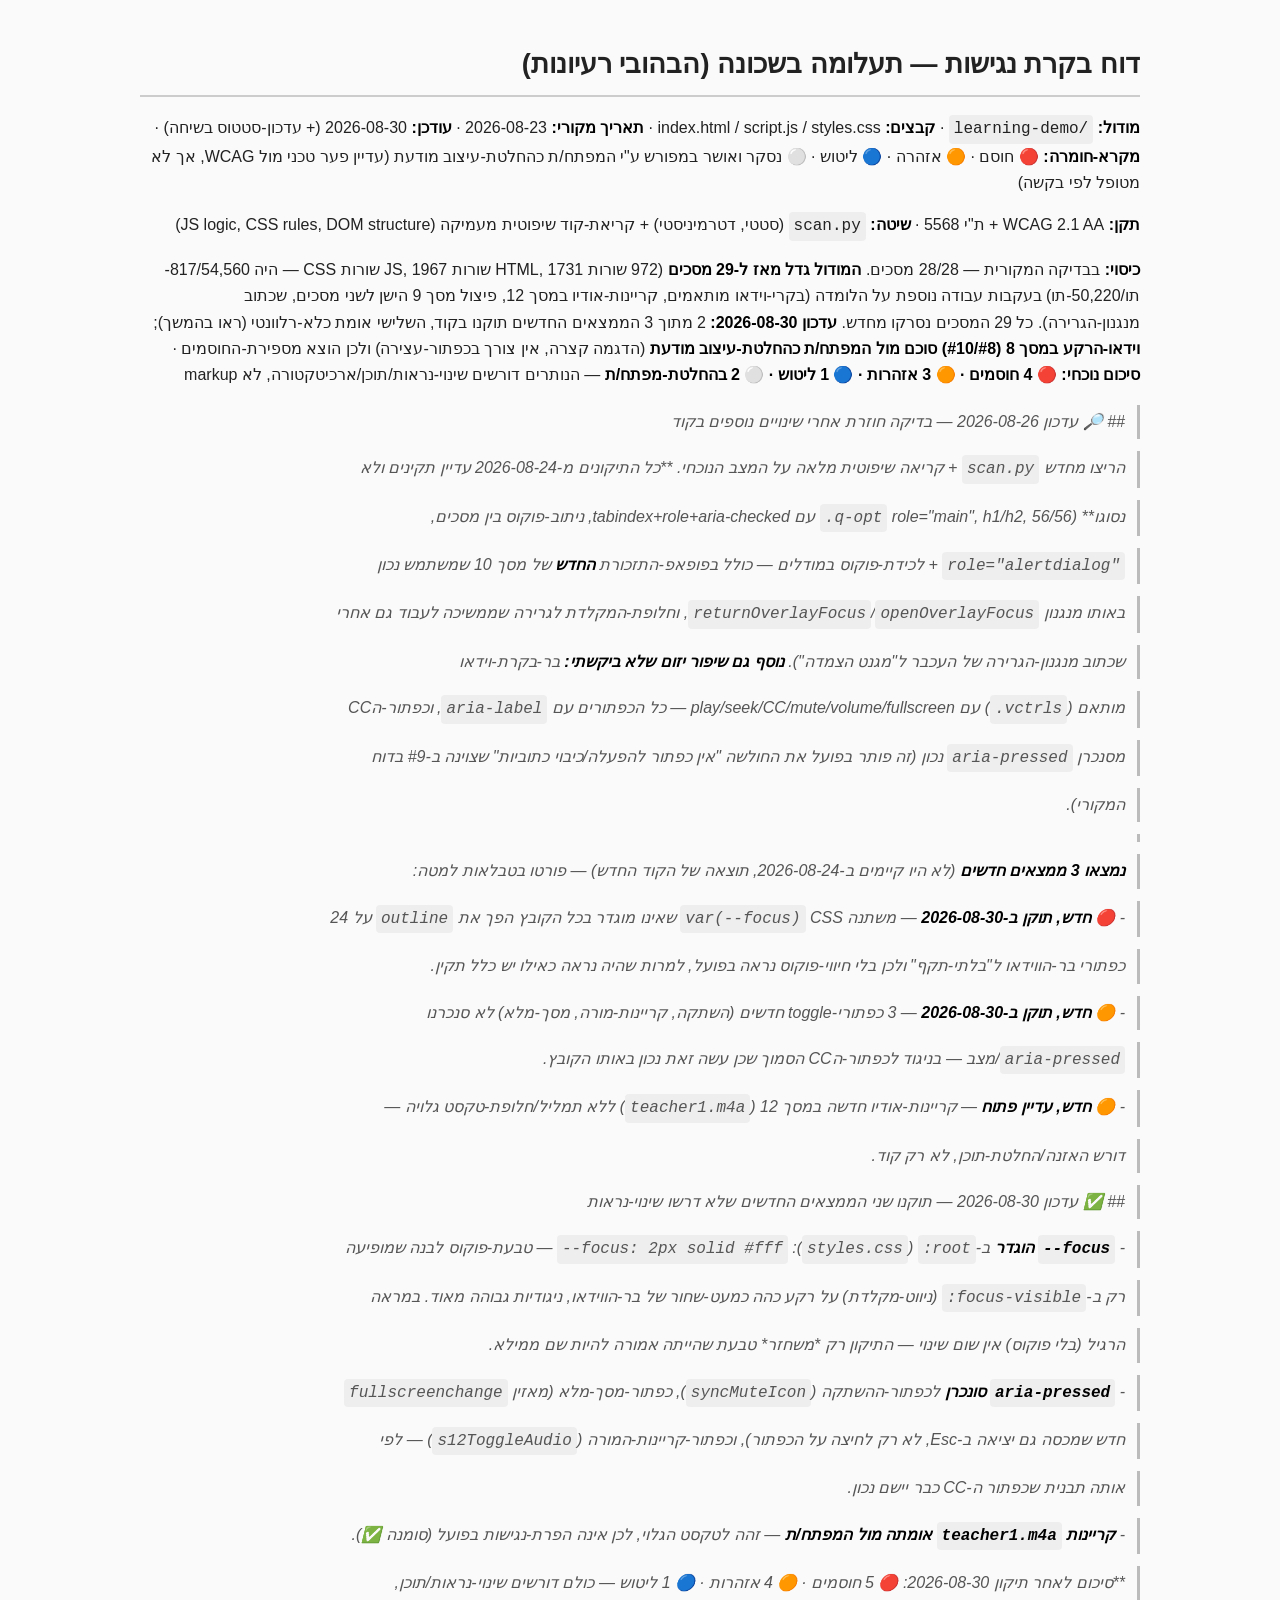
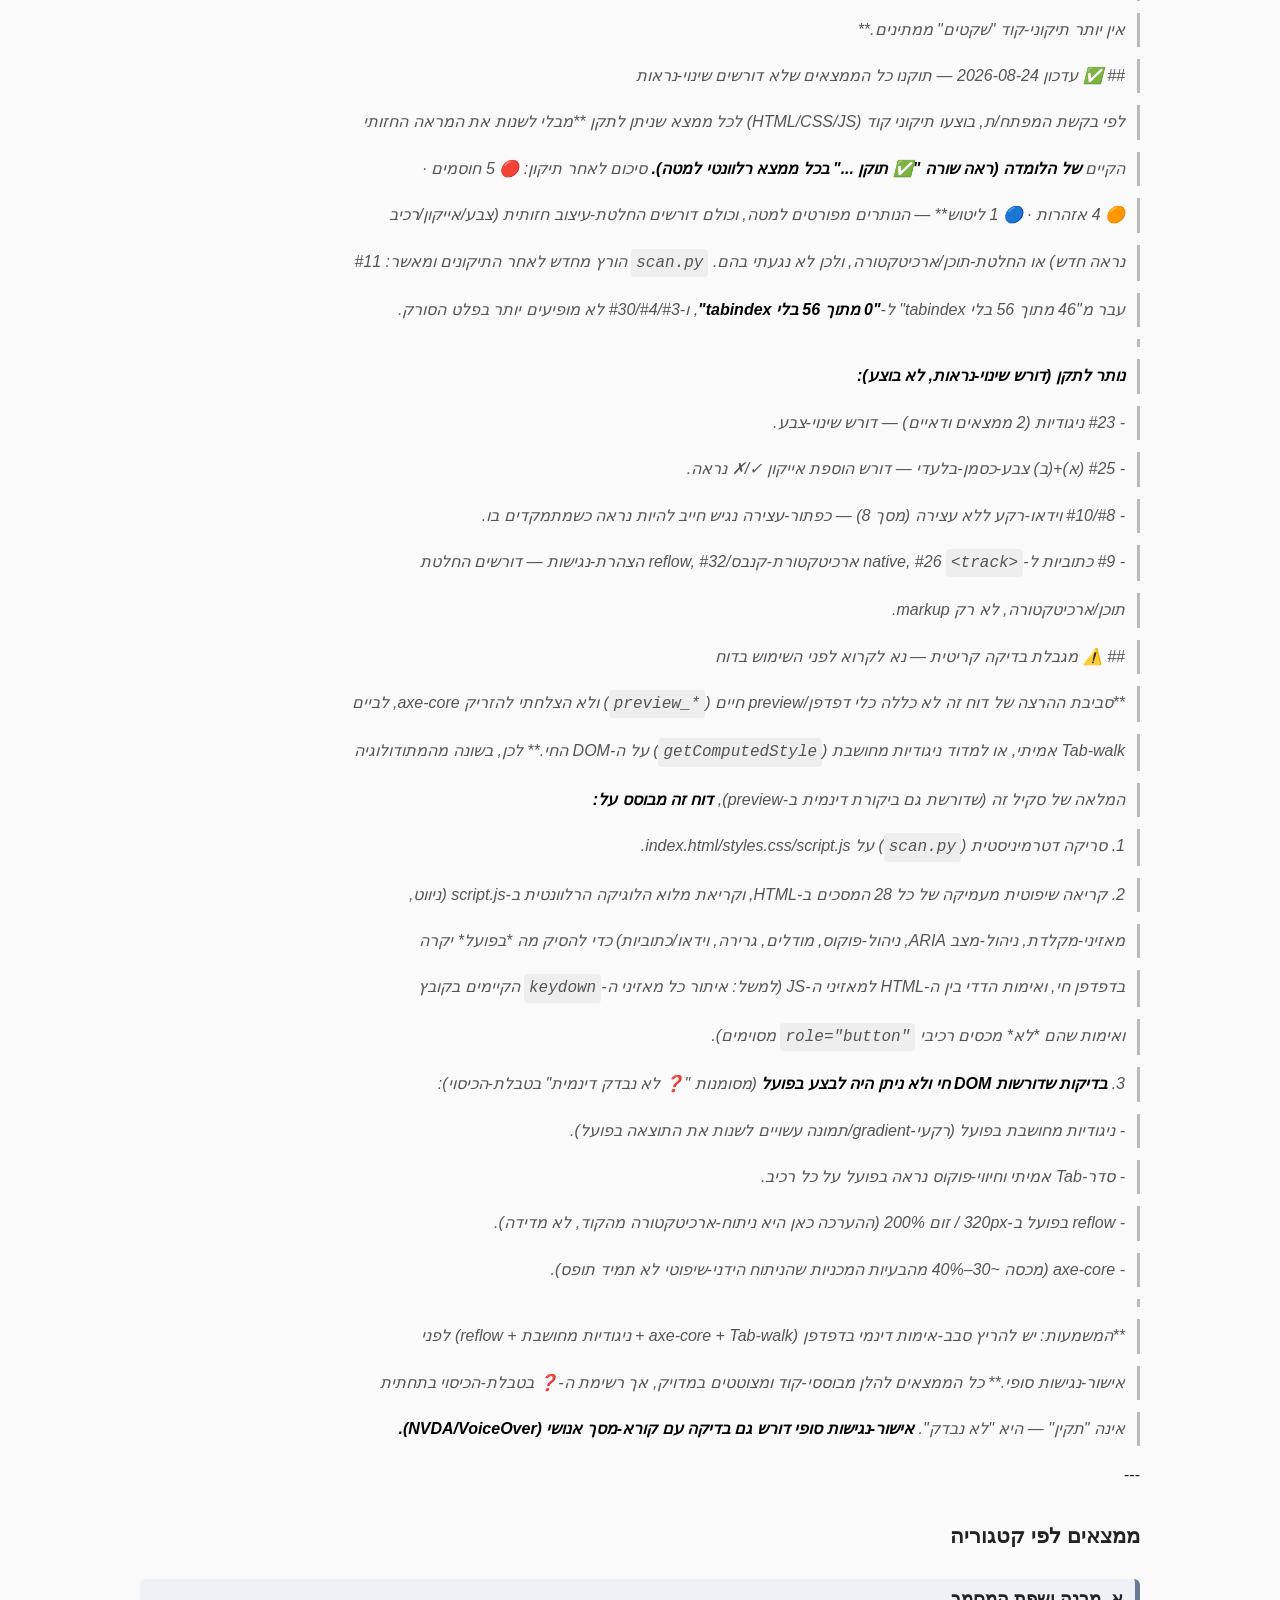
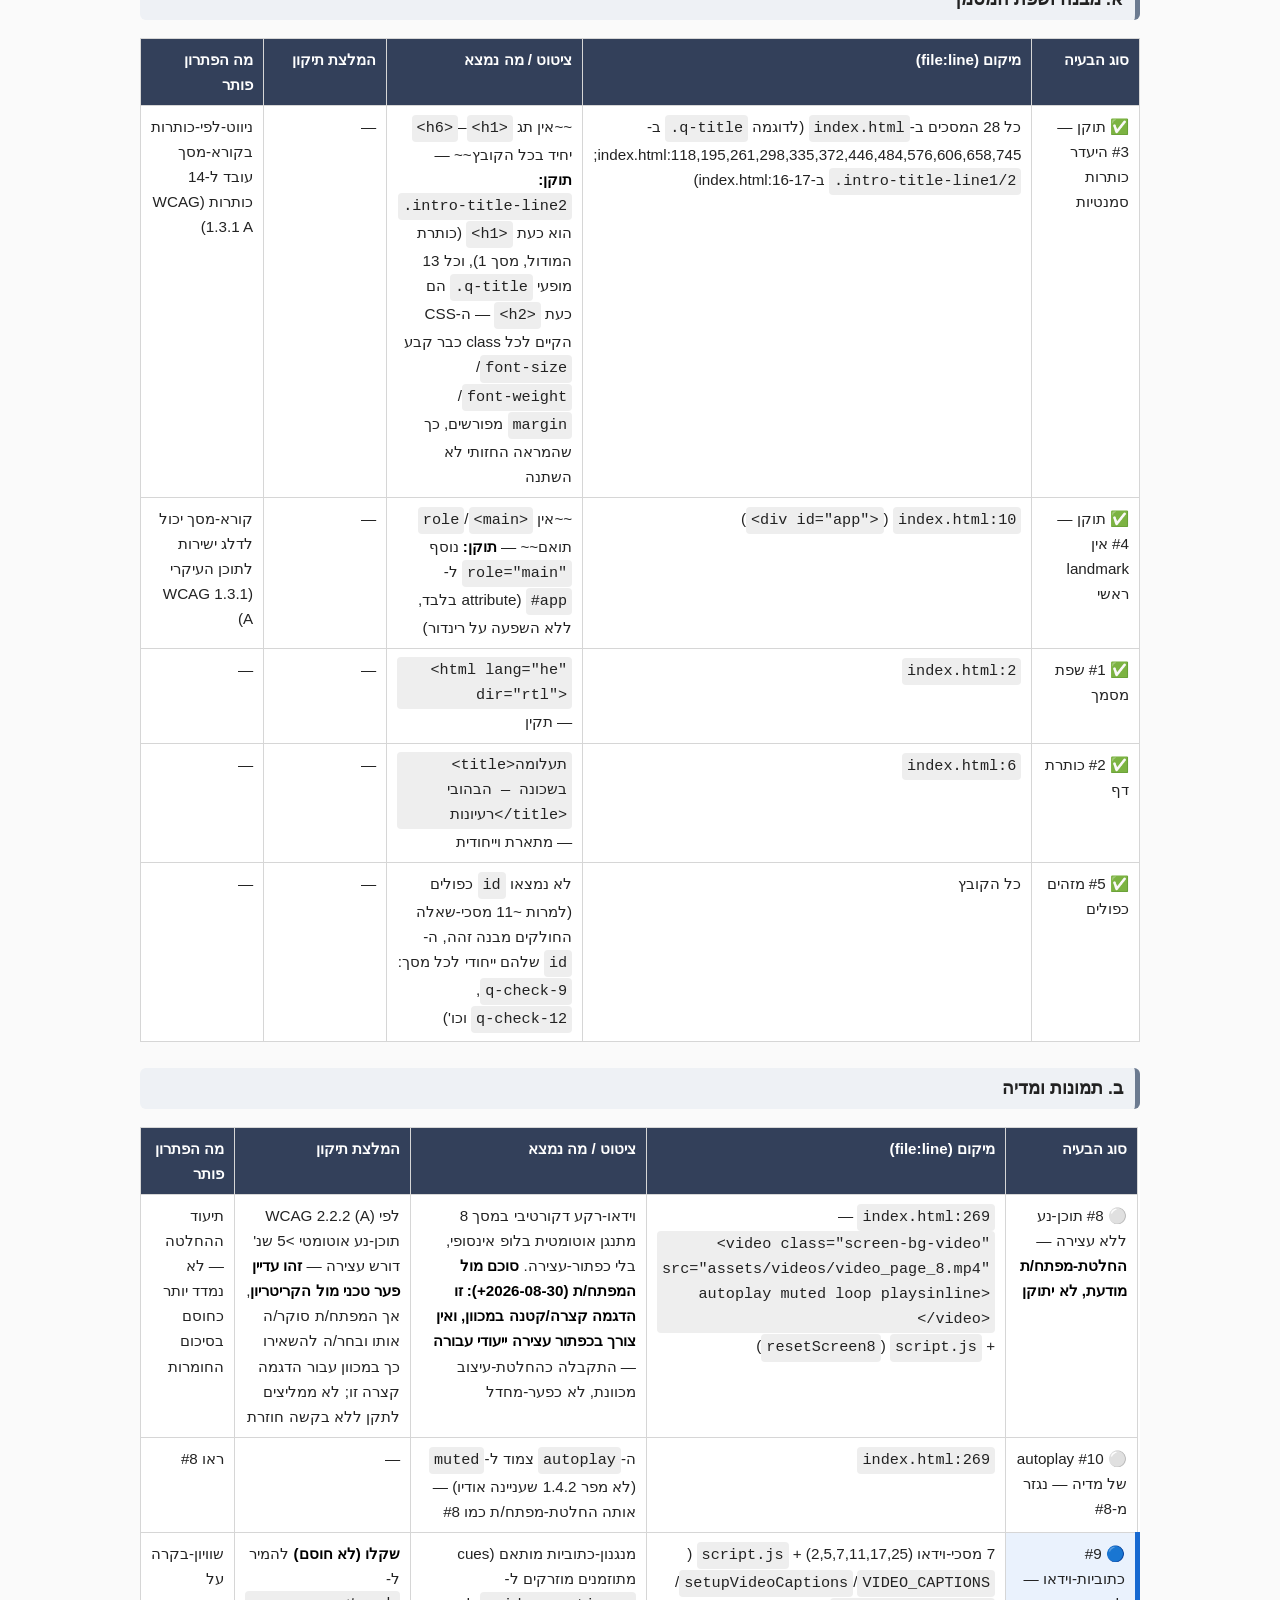
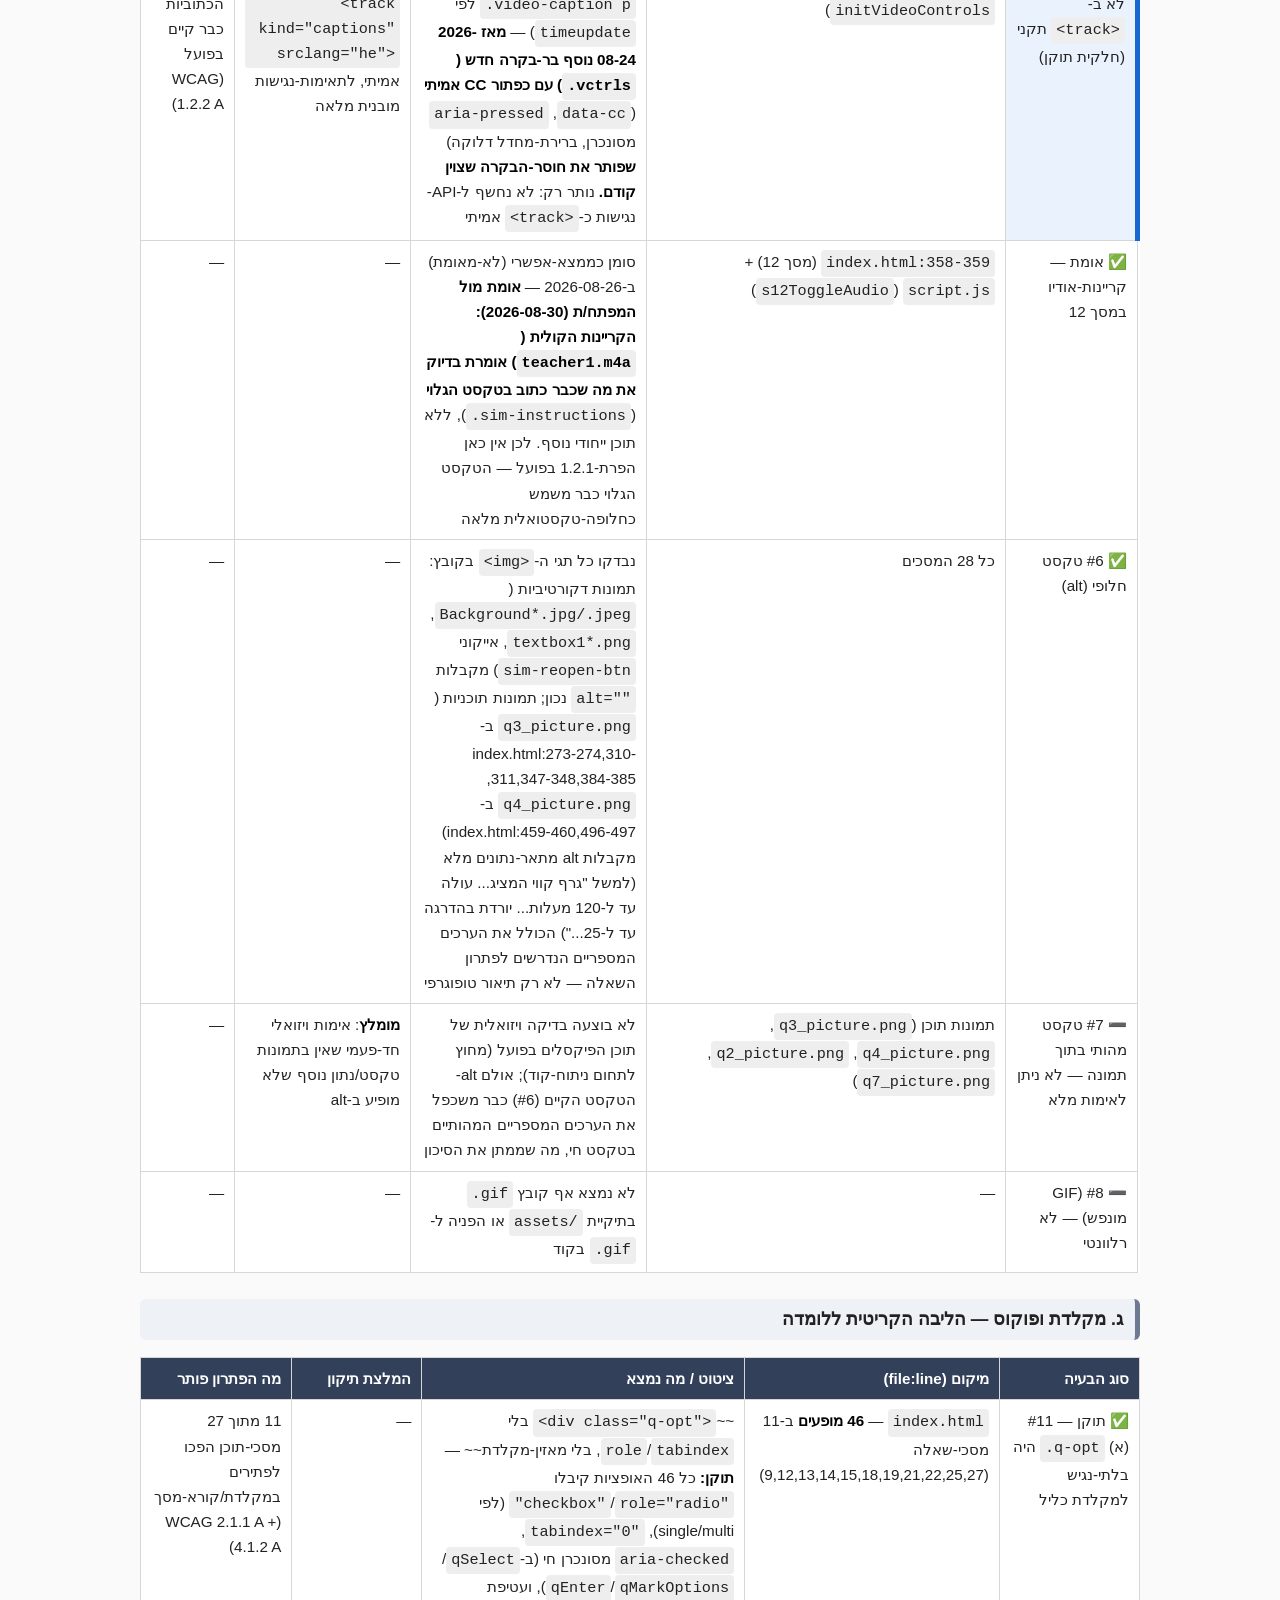
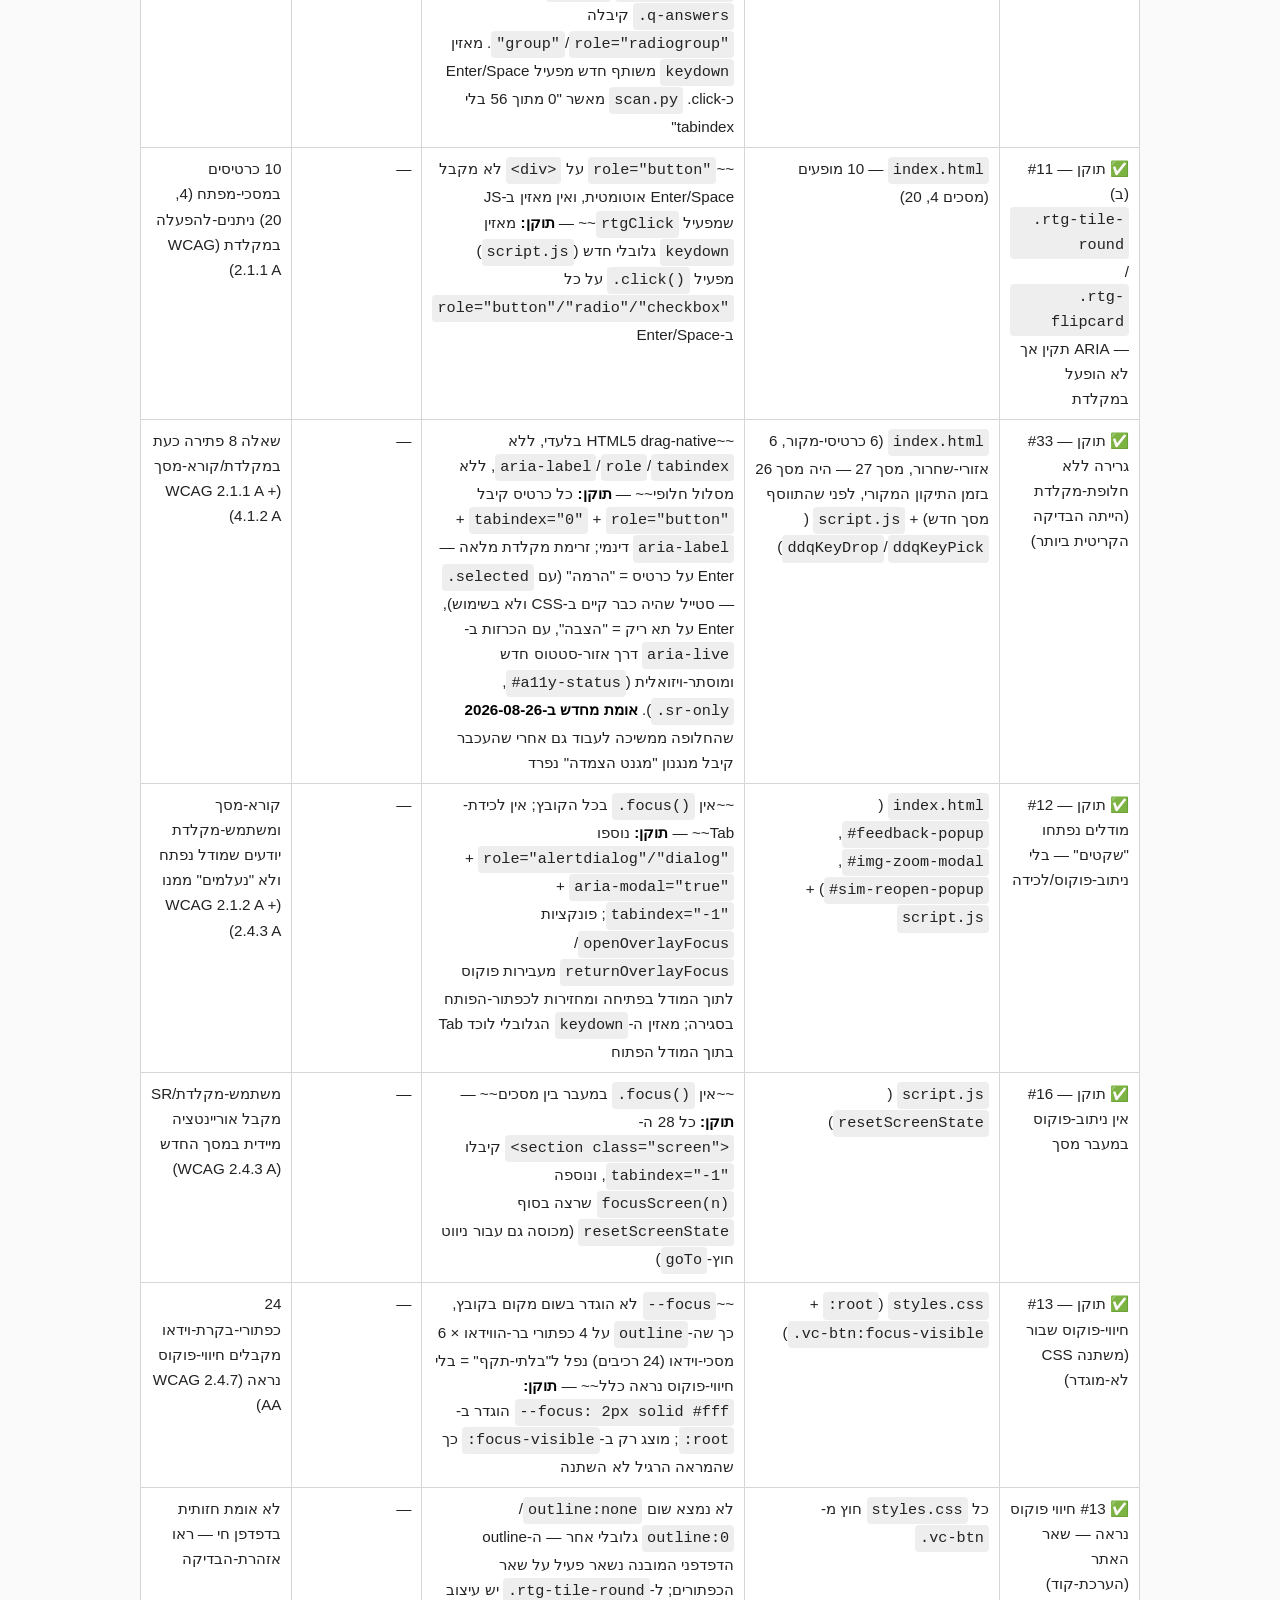
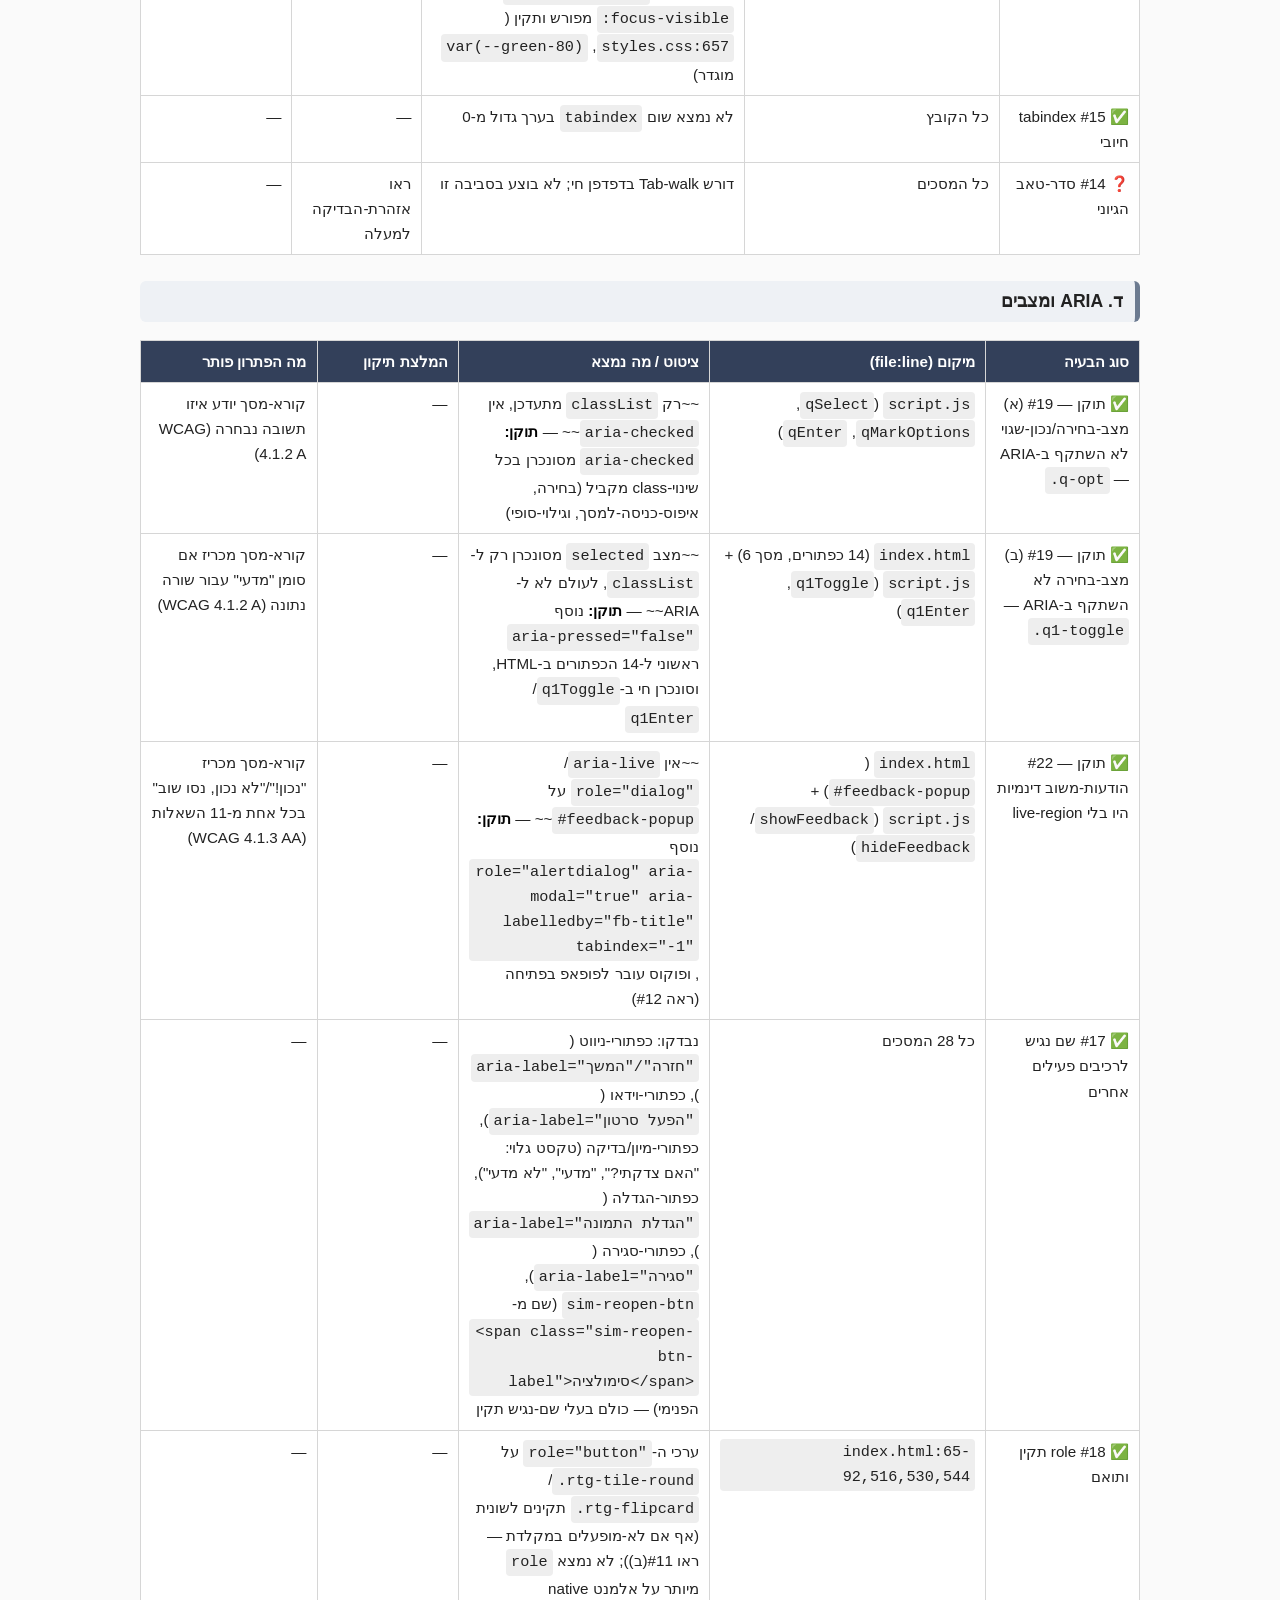
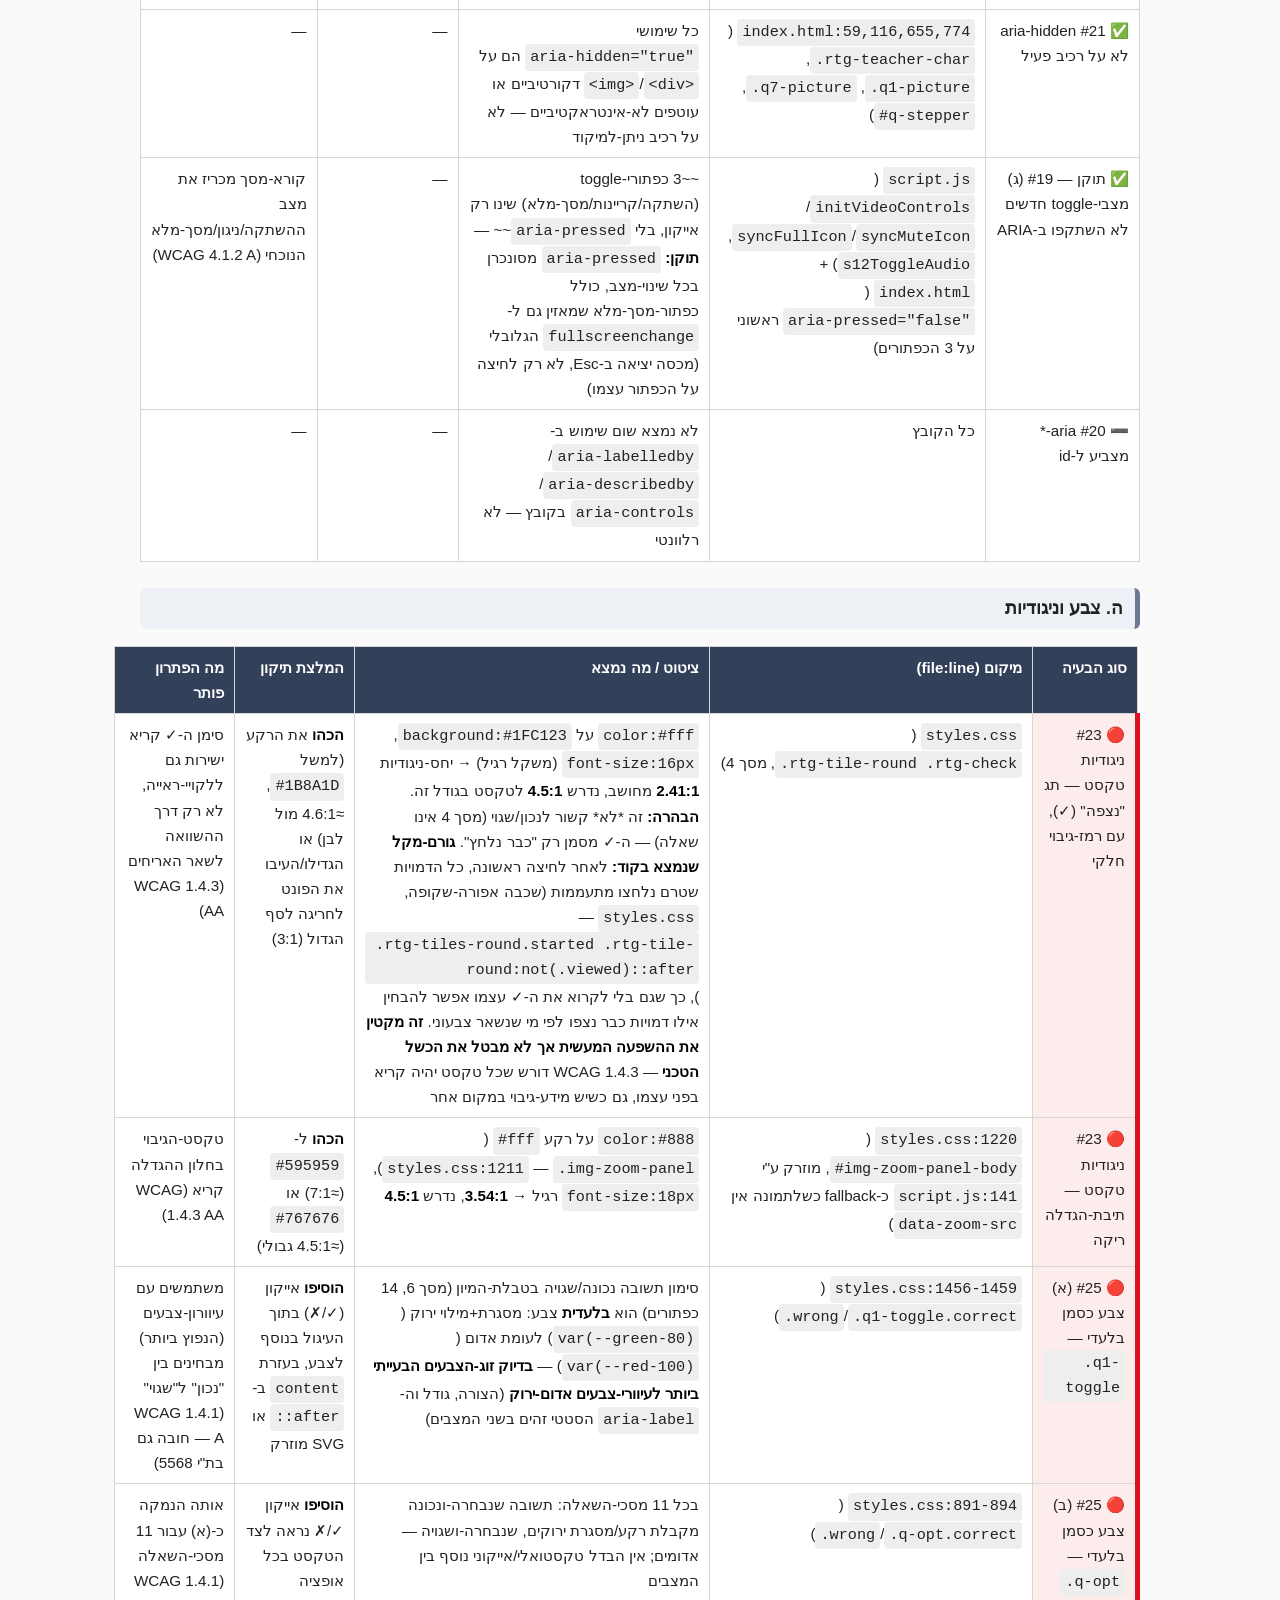
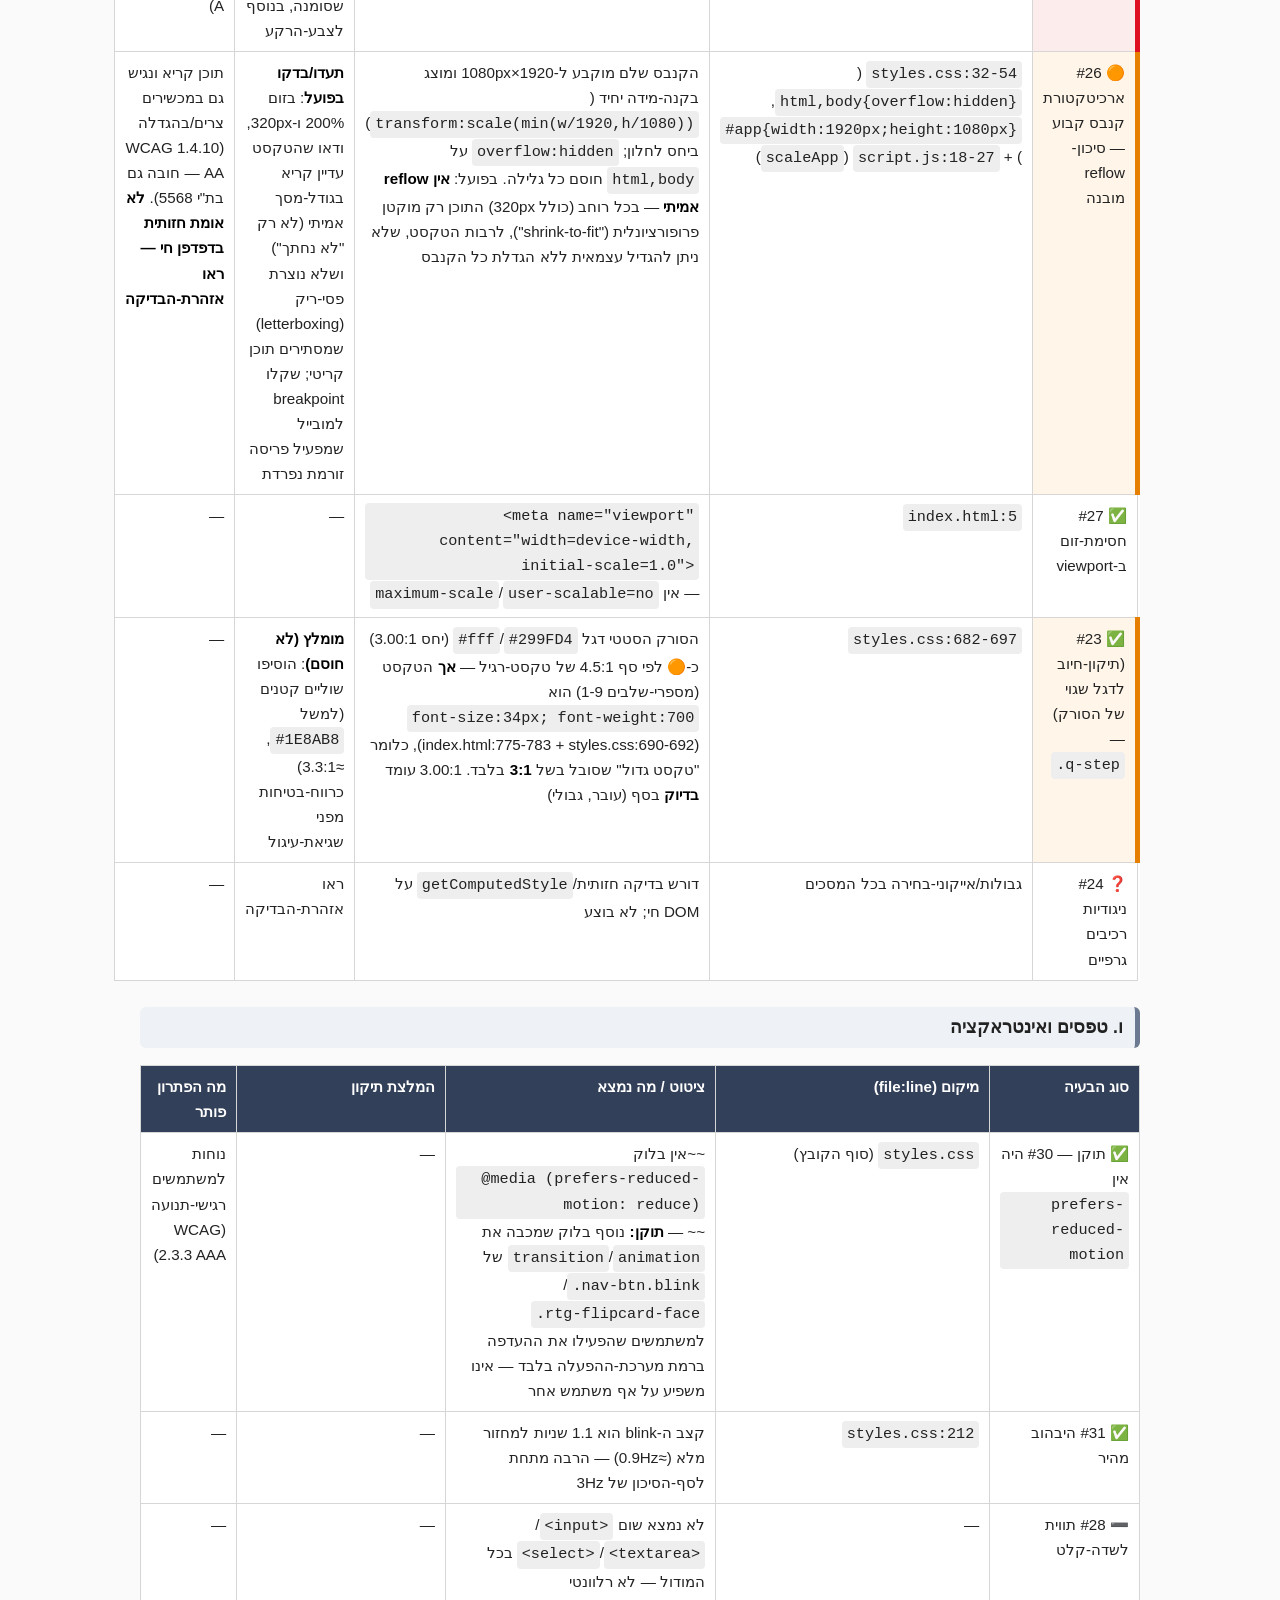
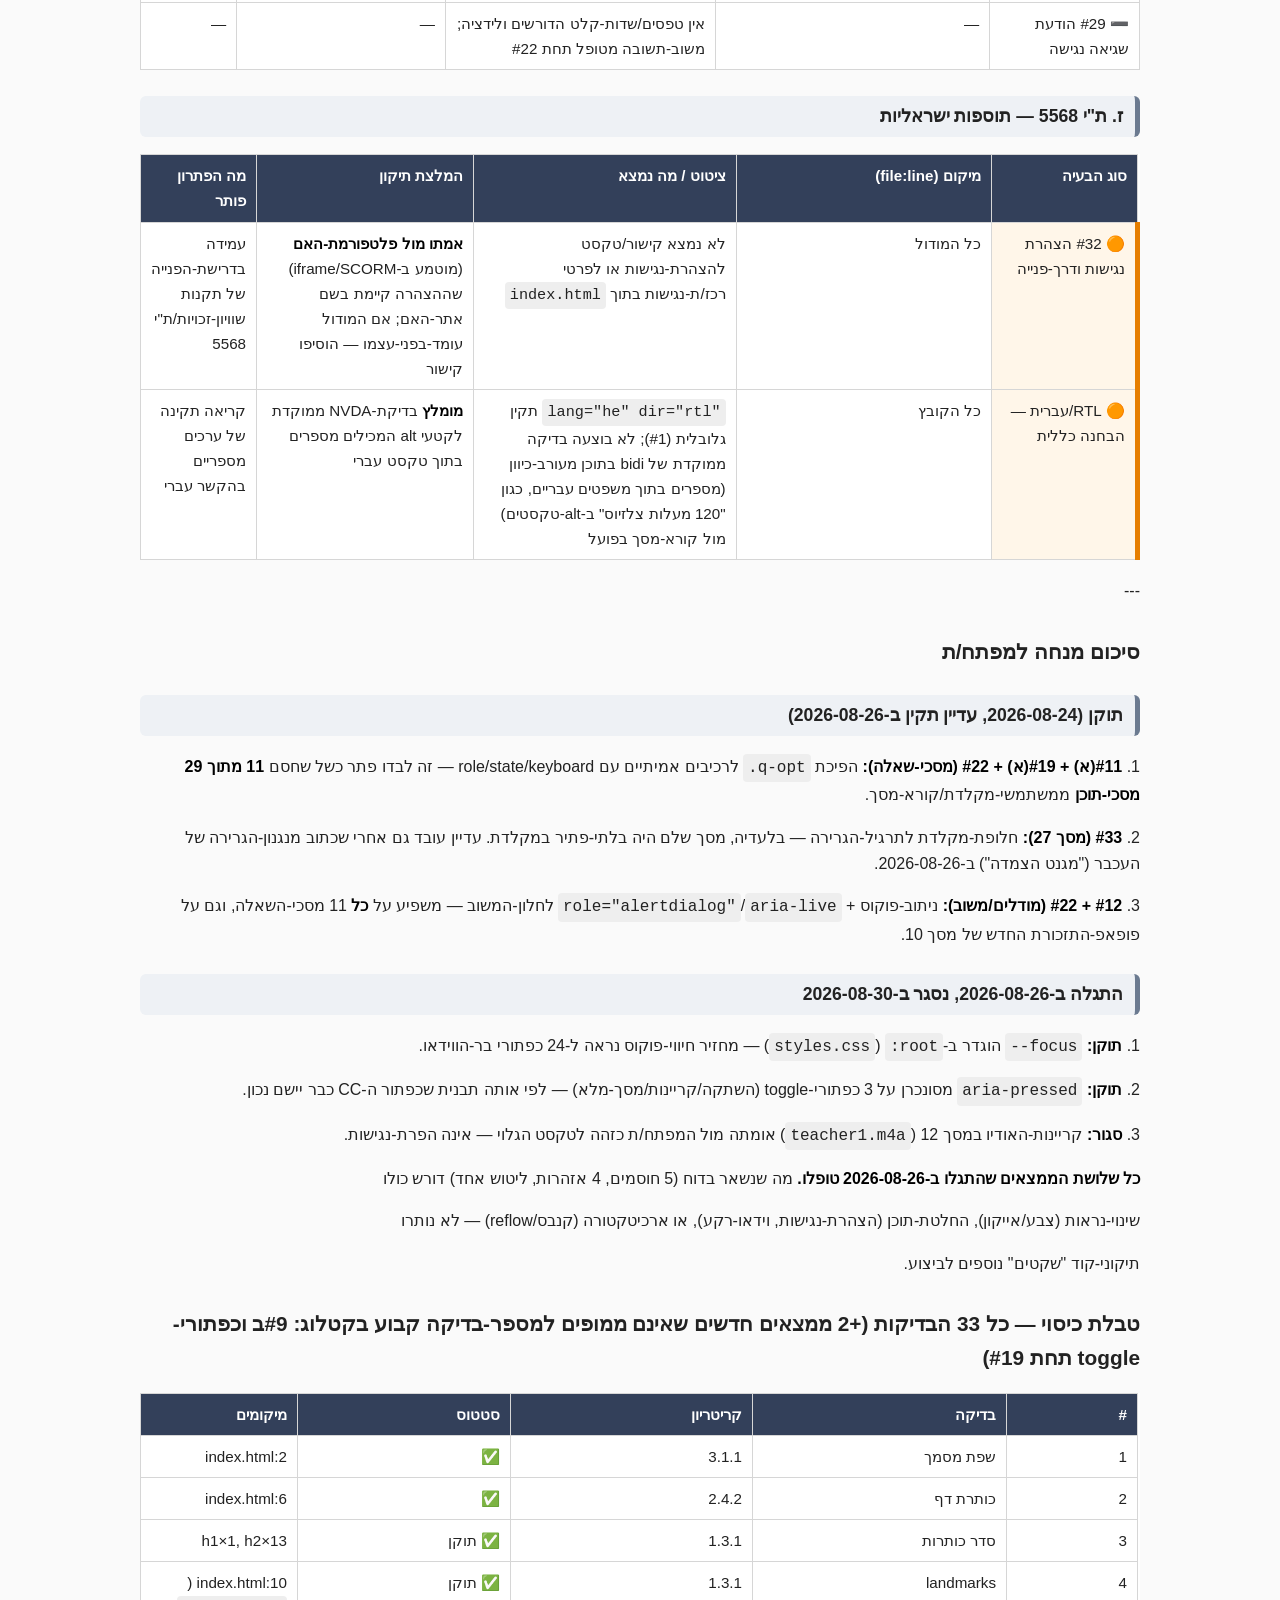
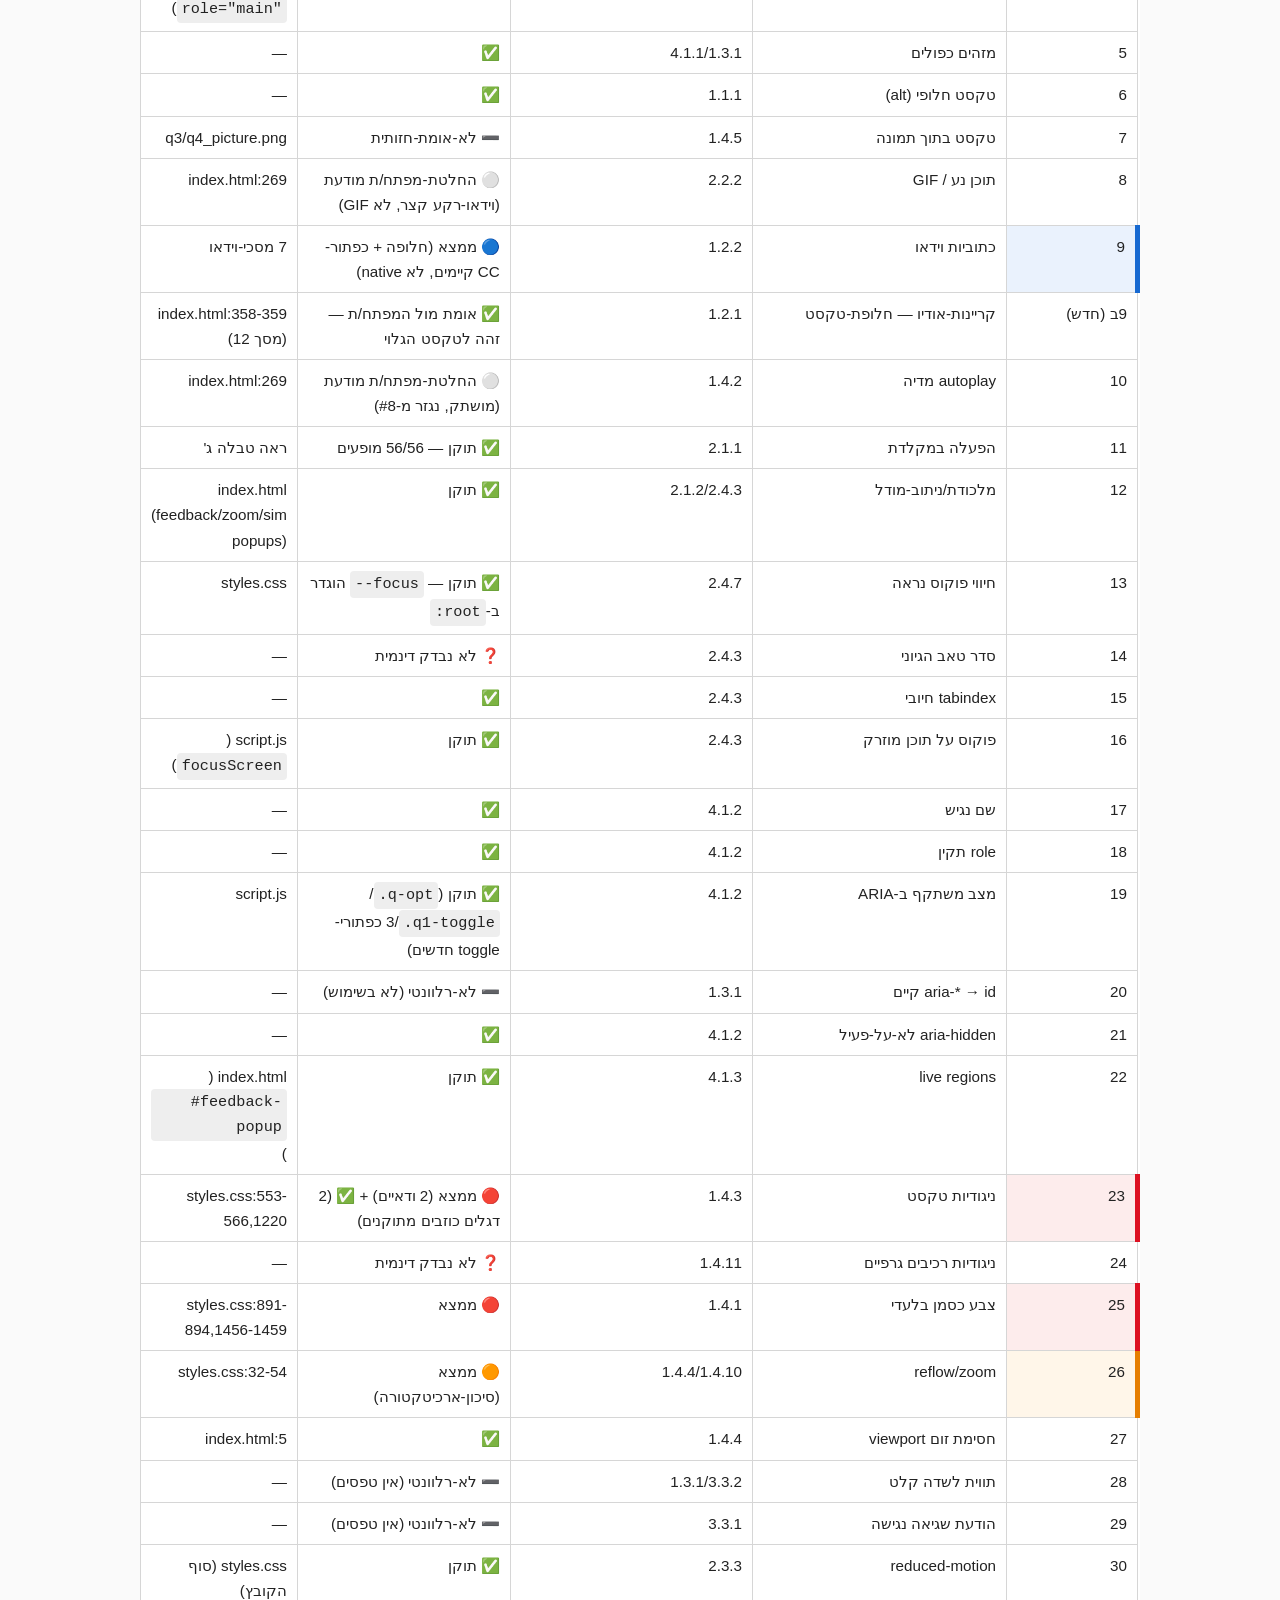
<file: report.html>
<!DOCTYPE html>
<html lang="he" dir="rtl">
<head>
<meta charset="utf-8">
<meta name="viewport" content="width=device-width, initial-scale=1">
<title>דוח בקרת נגישות — תעלומה בשכונה (הבהובי רעיונות)</title>
<style>
  :root { --blocker:#d12; --warning:#e67e00; --polish:#1769d1; }
  body { font-family:"Assistant","Segoe UI",Arial,sans-serif; line-height:1.65; max-width:1000px;
         margin:0 auto; padding:24px; color:#222; background:#fafafa; }
  h1 { font-size:1.7rem; border-bottom:2px solid #ccc; padding-bottom:8px; }
  h2 { font-size:1.3rem; margin-top:30px; }
  h3 { font-size:1.1rem; margin-top:26px; background:#eef1f5; padding:6px 12px; border-radius:6px;
       border-inline-start:5px solid #6b7a90; }
  table { border-collapse:collapse; width:100%; margin:8px 0 18px; background:#fff; font-size:0.95rem; }
  th,td { border:1px solid #d6d6d6; padding:8px 10px; text-align:right; vertical-align:top; }
  th { background:#33405a; color:#fff; font-weight:600; }
  th:nth-child(1),td:nth-child(1) { width:16%; }
  th:nth-child(2),td:nth-child(2) { width:30%; }
  th:nth-child(3),td:nth-child(3) { width:30%; }
  th:nth-child(4),td:nth-child(4) { width:24%; }
  tr.blocker td:first-child { border-inline-start:5px solid var(--blocker); background:#fdecec; }
  tr.warning td:first-child { border-inline-start:5px solid var(--warning); background:#fff6e9; }
  tr.polish  td:first-child { border-inline-start:5px solid var(--polish);  background:#eaf2fd; }
  code { background:#eee; padding:1px 5px; border-radius:4px; font-family:Consolas,monospace; direction:ltr; display:inline-block; }
  pre { background:#1e2433; color:#e6e6e6; padding:14px 16px; border-radius:8px; overflow:auto;
        direction:ltr; text-align:left; margin:10px 0; line-height:1.5; }
  pre code { background:none; color:inherit; padding:0; display:block; white-space:pre; font-size:0.86rem; }
  details.solution { border:1px solid #c9d2e0; border-radius:8px; margin:12px 0; background:#f3f6fb; }
  details.solution > summary { cursor:pointer; padding:10px 14px; font-weight:700; color:#23406e;
        background:#e7eef9; border-radius:8px; user-select:none; }
  details.solution[open] > summary { border-radius:8px 8px 0 0; border-bottom:1px solid #c9d2e0; }
  details.solution > :not(summary) { margin-inline:14px; }
  details.solution > pre { margin:12px 14px; }
  blockquote { color:#555; border-inline-start:3px solid #bbb; margin:12px 0; padding:4px 12px; font-style:italic; }
  ul { padding-inline-start:20px; }
  strong { color:#000; }
</style>
</head>
<body>
<h1>דוח בקרת נגישות — תעלומה בשכונה (הבהובי רעיונות)</h1>
<p class="blocker"><strong>מודול:</strong> <code>learning-demo/</code> · <strong>קבצים:</strong> index.html / script.js / styles.css · <strong>תאריך מקורי:</strong> 2026-08-23 · <strong>עודכן:</strong> 2026-08-30 (+ עדכון-סטטוס בשיחה) · <strong>מקרא-חומרה:</strong> 🔴 חוסם · 🟠 אזהרה · 🔵 ליטוש · ⚪ נסקר ואושר במפורש ע"י המפתח/ת כהחלטת-עיצוב מודעת (עדיין פער טכני מול WCAG, אך לא מטופל לפי בקשה)</p>
<p class=""><strong>תקן:</strong> WCAG 2.1 AA + ת"י 5568 · <strong>שיטה:</strong> <code>scan.py</code> (סטטי, דטרמיניסטי) + קריאת-קוד שיפוטית מעמיקה (JS logic, CSS rules, DOM structure)</p>
<p class="blocker"><strong>כיסוי:</strong> בבדיקה המקורית — 28/28 מסכים. <strong>המודול גדל מאז ל-29 מסכים</strong> (972 שורות HTML, 1731 שורות JS, 1967 שורות CSS — היה 817/54,560-תו/50,220-תו) בעקבות עבודה נוספת על הלומדה (בקרי-וידאו מותאמים, קריינות-אודיו במסך 12, פיצול מסך 9 הישן לשני מסכים, שכתוב מנגנון-הגרירה). כל 29 המסכים נסרקו מחדש. <strong>עדכון 2026-08-30:</strong> 2 מתוך 3 הממצאים החדשים תוקנו בקוד, השלישי אומת כלא-רלוונטי (ראו בהמשך); <strong>וידאו-הרקע במסך 8 (#8/#10) סוכם מול המפתח/ת כהחלטת-עיצוב מודעת</strong> (הדגמה קצרה, אין צורך בכפתור-עצירה) ולכן הוצא מספירת-החוסמים · <strong>סיכום נוכחי: 🔴 4 חוסמים · 🟠 3 אזהרות · 🔵 1 ליטוש · ⚪ 2 בהחלטת-מפתח/ת</strong> — הנותרים דורשים שינוי-נראות/תוכן/ארכיטקטורה, לא markup</p>
<blockquote>## 🔎 עדכון 2026-08-26 — בדיקה חוזרת אחרי שינויים נוספים בקוד</blockquote>
<blockquote>הריצו מחדש <code>scan.py</code> + קריאה שיפוטית מלאה על המצב הנוכחי. **כל התיקונים מ-2026-08-24 עדיין תקינים ולא</blockquote>
<blockquote>נסוגו** (role="main", h1/h2, 56/56 <code>.q-opt</code> עם tabindex+role+aria-checked, ניתוב-פוקוס בין מסכים,</blockquote>
<blockquote><code>role="alertdialog"</code> + לכידת-פוקוס במודלים — כולל בפופאפ-התזכורת <strong>החדש</strong> של מסך 10 שמשתמש נכון</blockquote>
<blockquote>באותו מנגנון <code>openOverlayFocus</code>/<code>returnOverlayFocus</code>, וחלופת-המקלדת לגרירה שממשיכה לעבוד גם אחרי</blockquote>
<blockquote>שכתוב מנגנון-הגרירה של העכבר ל"מגנט הצמדה"). <strong>נוסף גם שיפור יזום שלא ביקשתי:</strong> בר-בקרת-וידאו</blockquote>
<blockquote>מותאם (<code>.vctrls</code>) עם play/seek/CC/mute/volume/fullscreen — כל הכפתורים עם <code>aria-label</code>, וכפתור-הCC</blockquote>
<blockquote>מסנכרן <code>aria-pressed</code> נכון (זה פותר בפועל את החולשה "אין כפתור להפעלה/כיבוי כתוביות" שצוינה ב-#9 בדוח</blockquote>
<blockquote>המקורי).</blockquote>
<blockquote></blockquote>
<blockquote><strong>נמצאו 3 ממצאים חדשים</strong> (לא היו קיימים ב-2026-08-24, תוצאה של הקוד החדש) — פורטו בטבלאות למטה:</blockquote>
<blockquote>- 🔴 <strong>חדש, תוקן ב-2026-08-30</strong> — משתנה CSS <code>var(--focus)</code> שאינו מוגדר בכל הקובץ הפך את <code>outline</code> על 24</blockquote>
<blockquote>  כפתורי בר-הווידאו ל"בלתי-תקף" ולכן בלי חיווי-פוקוס נראה בפועל, למרות שהיה נראה כאילו יש כלל תקין.</blockquote>
<blockquote>- 🟠 <strong>חדש, תוקן ב-2026-08-30</strong> — 3 כפתורי-toggle חדשים (השתקה, קריינות-מורה, מסך-מלא) לא סנכרנו</blockquote>
<blockquote>  <code>aria-pressed</code>/מצב — בניגוד לכפתור-הCC הסמוך שכן עשה זאת נכון באותו הקובץ.</blockquote>
<blockquote>- 🟠 <strong>חדש, עדיין פתוח</strong> — קריינות-אודיו חדשה במסך 12 (<code>teacher1.m4a</code>) ללא תמליל/חלופת-טקסט גלויה —</blockquote>
<blockquote>  דורש האזנה/החלטת-תוכן, לא רק קוד.</blockquote>
<blockquote>## ✅ עדכון 2026-08-30 — תוקנו שני הממצאים החדשים שלא דרשו שינוי-נראות</blockquote>
<blockquote>- <strong><code>--focus</code> הוגדר</strong> ב-<code>:root</code> (<code>styles.css</code>): <code>--focus: 2px solid #fff</code> — טבעת-פוקוס לבנה שמופיעה</blockquote>
<blockquote>  רק ב-<code>:focus-visible</code> (ניווט-מקלדת) על רקע כהה כמעט-שחור של בר-הווידאו, ניגודיות גבוהה מאוד. במראה</blockquote>
<blockquote>  הרגיל (בלי פוקוס) אין שום שינוי — התיקון רק *משחזר* טבעת שהייתה אמורה להיות שם ממילא.</blockquote>
<blockquote>- <strong><code>aria-pressed</code> סונכרן</strong> לכפתור-ההשתקה (<code>syncMuteIcon</code>), כפתור-מסך-מלא (מאזין <code>fullscreenchange</code></blockquote>
<blockquote>  חדש שמכסה גם יציאה ב-Esc, לא רק לחיצה על הכפתור), וכפתור-קריינות-המורה (<code>s12ToggleAudio</code>) — לפי</blockquote>
<blockquote>  אותה תבנית שכפתור ה-CC כבר יישם נכון.</blockquote>
<blockquote>- <strong>קריינות <code>teacher1.m4a</code> אומתה מול המפתח/ת</strong> — זהה לטקסט הגלוי, לכן אינה הפרת-נגישות בפועל (סומנה ✅).</blockquote>
<blockquote>**סיכום לאחר תיקון 2026-08-30: 🔴 5 חוסמים · 🟠 4 אזהרות · 🔵 1 ליטוש — כולם דורשים שינוי-נראות/תוכן,</blockquote>
<blockquote>אין יותר תיקוני-קוד "שקטים" ממתינים.**</blockquote>
<blockquote>## ✅ עדכון 2026-08-24 — תוקנו כל הממצאים שלא דורשים שינוי-נראות</blockquote>
<blockquote>לפי בקשת המפתח/ת, בוצעו תיקוני קוד (HTML/CSS/JS) לכל ממצא שניתן לתקן **מבלי לשנות את המראה החזותי</blockquote>
<blockquote>הקיים<strong> של הלומדה (ראה שורה "✅ תוקן ..." בכל ממצא רלוונטי למטה). </strong>סיכום לאחר תיקון: 🔴 5 חוסמים ·</blockquote>
<blockquote>🟠 4 אזהרות · 🔵 1 ליטוש** — הנותרים מפורטים למטה, וכולם דורשים החלטת-עיצוב חזותית (צבע/אייקון/רכיב</blockquote>
<blockquote>נראה חדש) או החלטת-תוכן/ארכיטקטורה, ולכן לא נגעתי בהם. <code>scan.py</code> הורץ מחדש לאחר התיקונים ומאשר: #11</blockquote>
<blockquote>עבר מ"46 מתוך 56 בלי tabindex" ל-<strong>"0 מתוך 56 בלי tabindex"</strong>, ו-#3/#4/#30 לא מופיעים יותר בפלט הסורק.</blockquote>
<blockquote></blockquote>
<blockquote><strong>נותר לתקן (דורש שינוי-נראות, לא בוצע):</strong></blockquote>
<blockquote>- #23 ניגודיות (2 ממצאים ודאיים) — דורש שינוי-צבע.</blockquote>
<blockquote>- #25 (א)+(ב) צבע-כסמן-בלעדי — דורש הוספת אייקון ✓/✗ נראה.</blockquote>
<blockquote>- #8/#10 וידאו-רקע ללא עצירה (מסך 8) — כפתור-עצירה נגיש חייב להיות נראה כשמתמקדים בו.</blockquote>
<blockquote>- #9 כתוביות ל-<code>&lt;track&gt;</code> native, #26 ארכיטקטורת-קנבס/reflow, #32 הצהרת-נגישות — דורשים החלטת</blockquote>
<blockquote>  תוכן/ארכיטקטורה, לא רק markup.</blockquote>
<blockquote>## ⚠️ מגבלת בדיקה קריטית — נא לקרוא לפני השימוש בדוח</blockquote>
<blockquote>**סביבת ההרצה של דוח זה לא כללה כלי דפדפן/preview חיים (<code>preview_*</code>) ולא הצלחתי להזריק axe-core, לביים</blockquote>
<blockquote>Tab-walk אמיתי, או למדוד ניגודיות מחושבת (<code>getComputedStyle</code>) על ה-DOM החי.** לכן, בשונה מהמתודולוגיה</blockquote>
<blockquote>המלאה של סקיל זה (שדורשת גם ביקורת דינמית ב-preview), <strong>דוח זה מבוסס על:</strong></blockquote>
<blockquote>1. סריקה דטרמיניסטית (<code>scan.py</code>) על index.html/styles.css/script.js.</blockquote>
<blockquote>2. קריאה שיפוטית מעמיקה של כל 28 המסכים ב-HTML, וקריאת מלוא הלוגיקה הרלוונטית ב-script.js (ניווט,</blockquote>
<blockquote>   מאזיני-מקלדת, ניהול-מצב ARIA, ניהול-פוקוס, מודלים, גרירה, וידאו/כתוביות) כדי להסיק מה *בפועל* יקרה</blockquote>
<blockquote>   בדפדפן חי, ואימות הדדי בין ה-HTML למאזיני ה-JS (למשל: איתור כל מאזיני ה-<code>keydown</code> הקיימים בקובץ</blockquote>
<blockquote>   ואימות שהם *לא* מכסים רכיבי <code>role="button"</code> מסוימים).</blockquote>
<blockquote>3. <strong>בדיקות שדורשות DOM חי ולא ניתן היה לבצע בפועל</strong> (מסומנות "❓ לא נבדק דינמית" בטבלת-הכיסוי):</blockquote>
<blockquote>   - ניגודיות מחושבת בפועל (רקעי-gradient/תמונה עשויים לשנות את התוצאה בפועל).</blockquote>
<blockquote>   - סדר-Tab אמיתי וחיווי-פוקוס נראה בפועל על כל רכיב.</blockquote>
<blockquote>   - reflow בפועל ב-320px / זום 200% (ההערכה כאן היא ניתוח-ארכיטקטורה מהקוד, לא מדידה).</blockquote>
<blockquote>   - axe-core (מכסה ~30–40% מהבעיות המכניות שהניתוח הידני-שיפוטי לא תמיד תופס).</blockquote>
<blockquote></blockquote>
<blockquote>**המשמעות: יש להריץ סבב-אימות דינמי בדפדפן (axe-core + Tab-walk + ניגודיות מחושבת + reflow) לפני</blockquote>
<blockquote>אישור-נגישות סופי.** כל הממצאים להלן מבוססי-קוד ומצוטטים במדויק, אך רשימת ה-❓ בטבלת-הכיסוי בתחתית</blockquote>
<blockquote>אינה "תקין" — היא "לא נבדק". <strong>אישור-נגישות סופי דורש גם בדיקה עם קורא-מסך אנושי (NVDA/VoiceOver).</strong></blockquote>
<p class="">---</p>
<h2>ממצאים לפי קטגוריה</h2>
<h3>א. מבנה ושפת המסמך</h3>
<table>
<thead><tr><th>סוג הבעיה</th><th>מיקום (file:line)</th><th>ציטוט / מה נמצא</th><th>המלצת תיקון</th><th>מה הפתרון פותר</th></tr></thead>
<tbody>
<tr class=""><td>✅ תוקן — #3 היעדר כותרות סמנטיות</td><td>כל 28 המסכים ב-<code>index.html</code> (לדוגמה <code>.q-title</code> ב-index.html:118,195,261,298,335,372,446,484,576,606,658,745; <code>.intro-title-line1/2</code> ב-index.html:16-17)</td><td>~~אין תג <code>&lt;h1&gt;</code>–<code>&lt;h6&gt;</code> יחיד בכל הקובץ~~ — <strong>תוקן:</strong> <code>.intro-title-line2</code> הוא כעת <code>&lt;h1&gt;</code> (כותרת המודול, מסך 1), וכל 13 מופעי <code>.q-title</code> הם כעת <code>&lt;h2&gt;</code> — ה-CSS הקיים לכל class כבר קבע <code>font-size</code>/<code>font-weight</code>/<code>margin</code> מפורשים, כך שהמראה החזותי לא השתנה</td><td>—</td><td>ניווט-לפי-כותרות בקורא-מסך עובד ל-14 כותרות (WCAG 1.3.1 A)</td></tr>
<tr class=""><td>✅ תוקן — #4 אין landmark ראשי</td><td><code>index.html:10</code> (<code>&lt;div id="app"&gt;</code>)</td><td>~~אין <code>&lt;main&gt;</code>/<code>role</code> תואם~~ — <strong>תוקן:</strong> נוסף <code>role="main"</code> ל-<code>#app</code> (attribute בלבד, ללא השפעה על רינדור)</td><td>—</td><td>קורא-מסך יכול לדלג ישירות לתוכן העיקרי (WCAG 1.3.1 A)</td></tr>
<tr class=""><td>✅ #1 שפת מסמך</td><td><code>index.html:2</code></td><td><code>&lt;html lang="he" dir="rtl"&gt;</code> — תקין</td><td>—</td><td>—</td></tr>
<tr class=""><td>✅ #2 כותרת דף</td><td><code>index.html:6</code></td><td><code>&lt;title&gt;תעלומה בשכונה — הבהובי רעיונות&lt;/title&gt;</code> — מתארת וייחודית</td><td>—</td><td>—</td></tr>
<tr class=""><td>✅ #5 מזהים כפולים</td><td>כל הקובץ</td><td>לא נמצאו <code>id</code> כפולים (למרות ~11 מסכי-שאלה החולקים מבנה זהה, ה-<code>id</code> שלהם ייחודי לכל מסך: <code>q-check-9</code>, <code>q-check-12</code> וכו')</td><td>—</td><td>—</td></tr>
</tbody></table>
<h3>ב. תמונות ומדיה</h3>
<table>
<thead><tr><th>סוג הבעיה</th><th>מיקום (file:line)</th><th>ציטוט / מה נמצא</th><th>המלצת תיקון</th><th>מה הפתרון פותר</th></tr></thead>
<tbody>
<tr class=""><td>⚪ #8 תוכן-נע ללא עצירה — <strong>החלטת-מפתח/ת מודעת, לא יתוקן</strong></td><td><code>index.html:269</code> — <code>&lt;video class="screen-bg-video" src="assets/videos/video_page_8.mp4" autoplay muted loop playsinline&gt;&lt;/video&gt;</code> + <code>script.js</code> (<code>resetScreen8</code>)</td><td>וידאו-רקע דקורטיבי במסך 8 מתנגן אוטומטית בלופ אינסופי, בלי כפתור-עצירה. <strong>סוכם מול המפתח/ת (2026-08-30+): זו הדגמה קצרה/קטנה במכוון, ואין צורך בכפתור עצירה ייעודי עבורה</strong> — התקבלה כהחלטת-עיצוב מכוונת, לא כפער-מחדל</td><td>לפי WCAG 2.2.2 (A) תוכן-נע אוטומטי &gt;5 שנ' דורש עצירה — <strong>זהו עדיין פער טכני מול הקריטריון</strong>, אך המפתח/ת סוקר/ה אותו ובחר/ה להשאירו כך במכוון עבור הדגמה קצרה זו; לא ממליצים לתקן ללא בקשה חוזרת</td><td>תיעוד ההחלטה — לא נמדד יותר כחוסם בסיכום החומרות</td></tr>
<tr class=""><td>⚪ #10 autoplay של מדיה — נגזר מ-#8</td><td><code>index.html:269</code></td><td>ה-<code>autoplay</code> צמוד ל-<code>muted</code> (לא מפר 1.4.2 שעניינה אודיו) — אותה החלטת-מפתח/ת כמו #8</td><td>—</td><td>ראו #8</td></tr>
<tr class="polish"><td>🔵 #9 כתוביות-וידאו — לא ב-<code>&lt;track&gt;</code> תקני (חלקית תוקן)</td><td>7 מסכי-וידאו (2,5,7,11,17,25) + <code>script.js</code> (<code>VIDEO_CAPTIONS</code>/<code>setupVideoCaptions</code>/<code>initVideoControls</code>)</td><td>מנגנון-כתוביות מותאם (cues מתוזמנים מוזרקים ל-<code>.video-caption p</code> לפי <code>timeupdate</code>) — <strong>מאז 2026-08-24 נוסף בר-בקרה חדש (<code>.vctrls</code>) עם כפתור CC אמיתי</strong> (<code>data-cc</code>, <code>aria-pressed</code> מסונכרן, ברירת-מחדל דלוקה) <strong>שפותר את חוסר-הבקרה שצוין קודם.</strong> נותר רק: לא נחשף ל-API-נגישות כ-<code>&lt;track&gt;</code> אמיתי</td><td><strong>שקלו (לא חוסם)</strong> להמיר ל-<code>&lt;track kind="captions" srclang="he"&gt;</code> אמיתי, לתאימות-נגישות מובנית מלאה</td><td>שוויון-בקרה על הכתוביות כבר קיים בפועל (WCAG 1.2.2 A)</td></tr>
<tr class=""><td>✅ אומת — קריינות-אודיו במסך 12</td><td><code>index.html:358-359</code> (מסך 12) + <code>script.js</code> (<code>s12ToggleAudio</code>)</td><td>סומן כממצא-אפשרי (לא-מאומת) ב-2026-08-26 — <strong>אומת מול המפתח/ת (2026-08-30): הקריינות הקולית (<code>teacher1.m4a</code>) אומרת בדיוק את מה שכבר כתוב בטקסט הגלוי</strong> (<code>.sim-instructions</code>), ללא תוכן ייחודי נוסף. לכן אין כאן הפרת-1.2.1 בפועל — הטקסט הגלוי כבר משמש כחלופה-טקסטואלית מלאה</td><td>—</td><td>—</td></tr>
<tr class=""><td>✅ #6 טקסט חלופי (alt)</td><td>כל 28 המסכים</td><td>נבדקו כל תגי ה-<code>&lt;img&gt;</code> בקובץ: תמונות דקורטיביות (<code>Background*.jpg/.jpeg</code>, <code>textbox1*.png</code>, אייקוני <code>sim-reopen-btn</code>) מקבלות <code>alt=""</code> נכון; תמונות תוכניות (<code>q3_picture.png</code> ב-index.html:273-274,310-311,347-348,384-385, <code>q4_picture.png</code> ב-index.html:459-460,496-497) מקבלות alt מתאר-נתונים מלא (למשל "גרף קווי המציג... עולה עד ל-120 מעלות... יורדת בהדרגה עד ל-25...") הכולל את הערכים המספריים הנדרשים לפתרון השאלה — לא רק תיאור טופוגרפי</td><td>—</td><td>—</td></tr>
<tr class=""><td>➖ #7 טקסט מהותי בתוך תמונה — לא ניתן לאימות מלא</td><td>תמונות תוכן (<code>q3_picture.png</code>, <code>q4_picture.png</code>, <code>q2_picture.png</code>, <code>q7_picture.png</code>)</td><td>לא בוצעה בדיקה ויזואלית של תוכן הפיקסלים בפועל (מחוץ לתחום ניתוח-קוד); אולם alt-הטקסט הקיים (#6) כבר משכפל את הערכים המספריים המהותיים בטקסט חי, מה שממתן את הסיכון</td><td><strong>מומלץ</strong>: אימות ויזואלי חד-פעמי שאין בתמונות טקסט/נתון נוסף שלא מופיע ב-alt</td><td>—</td></tr>
<tr class=""><td>➖ #8 (GIF מונפש) — לא רלוונטי</td><td>—</td><td>לא נמצא אף קובץ <code>.gif</code> בתיקיית <code>assets/</code> או הפניה ל-<code>.gif</code> בקוד</td><td>—</td><td>—</td></tr>
</tbody></table>
<h3>ג. מקלדת ופוקוס — הליבה הקריטית ללומדה</h3>
<table>
<thead><tr><th>סוג הבעיה</th><th>מיקום (file:line)</th><th>ציטוט / מה נמצא</th><th>המלצת תיקון</th><th>מה הפתרון פותר</th></tr></thead>
<tbody>
<tr class=""><td>✅ תוקן — #11 (א) <code>.q-opt</code> היה בלתי-נגיש למקלדת כליל</td><td><code>index.html</code> — <strong>46 מופעים</strong> ב-11 מסכי-שאלה (9,12,13,14,15,18,19,21,22,25,27)</td><td>~~<code>&lt;div class="q-opt"&gt;</code> בלי <code>tabindex</code>/<code>role</code>, בלי מאזין-מקלדת~~ — <strong>תוקן:</strong> כל 46 האופציות קיבלו <code>role="radio"</code>/<code>"checkbox"</code> (לפי single/multi), <code>tabindex="0"</code>, <code>aria-checked</code> מסונכרן חי (ב-<code>qSelect</code>/<code>qMarkOptions</code>/<code>qEnter</code>), ועטיפת <code>.q-answers</code> קיבלה <code>role="radiogroup"</code>/<code>"group"</code>. מאזין <code>keydown</code> משותף חדש מפעיל Enter/Space כ-click. <code>scan.py</code> מאשר "0 מתוך 56 בלי tabindex"</td><td>—</td><td>11 מתוך 27 מסכי-תוכן הפכו לפתירים במקלדת/קורא-מסך (WCAG 2.1.1 A + 4.1.2 A)</td></tr>
<tr class=""><td>✅ תוקן — #11 (ב) <code>.rtg-tile-round</code>/<code>.rtg-flipcard</code> — ARIA תקין אך לא הופעל במקלדת</td><td><code>index.html</code> — 10 מופעים (מסכים 4, 20)</td><td>~~<code>role="button"</code> על <code>&lt;div&gt;</code> לא מקבל Enter/Space אוטומטית, ואין מאזין ב-JS שמפעיל <code>rtgClick</code>~~ — <strong>תוקן:</strong> מאזין <code>keydown</code> גלובלי חדש (<code>script.js</code>) מפעיל <code>.click()</code> על כל <code>role="button"/"radio"/"checkbox"</code> ב-Enter/Space</td><td>—</td><td>10 כרטיסים במסכי-מפתח (4, 20) ניתנים-להפעלה במקלדת (WCAG 2.1.1 A)</td></tr>
<tr class=""><td>✅ תוקן — #33 גרירה ללא חלופת-מקלדת (הייתה הבדיקה הקריטית ביותר)</td><td><code>index.html</code> (6 כרטיסי-מקור, 6 אזורי-שחרור, מסך 27 — היה מסך 26 בזמן התיקון המקורי, לפני שהתווסף מסך חדש) + <code>script.js</code> (<code>ddqKeyPick</code>/<code>ddqKeyDrop</code>)</td><td>~~HTML5 drag-native בלעדי, ללא <code>tabindex</code>/<code>role</code>/<code>aria-label</code>, ללא מסלול חלופי~~ — <strong>תוקן:</strong> כל כרטיס קיבל <code>role="button"</code> + <code>tabindex="0"</code> + <code>aria-label</code> דינמי; זרימת מקלדת מלאה — Enter על כרטיס = "הרמה" (עם <code>.selected</code> — סטייל שהיה כבר קיים ב-CSS ולא בשימוש), Enter על תא ריק = "הצבה", עם הכרזות ב-<code>aria-live</code> דרך אזור-סטטוס חדש ומוסתר-ויזואלית (<code>#a11y-status</code>, <code>.sr-only</code>). <strong>אומת מחדש ב-2026-08-26</strong> שהחלופה ממשיכה לעבוד גם אחרי שהעכבר קיבל מנגנון "מגנט הצמדה" נפרד</td><td>—</td><td>שאלה 8 פתירה כעת במקלדת/קורא-מסך (WCAG 2.1.1 A + 4.1.2 A)</td></tr>
<tr class=""><td>✅ תוקן — #12 מודלים נפתחו "שקטים" — בלי ניתוב-פוקוס/לכידה</td><td><code>index.html</code> (<code>#feedback-popup</code>, <code>#img-zoom-modal</code>, <code>#sim-reopen-popup</code>) + <code>script.js</code></td><td>~~אין <code>.focus()</code> בכל הקובץ; אין לכידת-Tab~~ — <strong>תוקן:</strong> נוספו <code>role="alertdialog"/"dialog"</code> + <code>aria-modal="true"</code> + <code>tabindex="-1"</code>; פונקציות <code>openOverlayFocus</code>/<code>returnOverlayFocus</code> מעבירות פוקוס לתוך המודל בפתיחה ומחזירות לכפתור-הפותח בסגירה; מאזין ה-<code>keydown</code> הגלובלי לוכד Tab בתוך המודל הפתוח</td><td>—</td><td>קורא-מסך ומשתמש-מקלדת יודעים שמודל נפתח ולא "נעלמים" ממנו (WCAG 2.1.2 A + 2.4.3 A)</td></tr>
<tr class=""><td>✅ תוקן — #16 אין ניתוב-פוקוס במעבר מסך</td><td><code>script.js</code> (<code>resetScreenState</code>)</td><td>~~אין <code>.focus()</code> במעבר בין מסכים~~ — <strong>תוקן:</strong> כל 28 ה-<code>&lt;section class="screen"&gt;</code> קיבלו <code>tabindex="-1"</code>, ונוספה <code>focusScreen(n)</code> שרצה בסוף <code>resetScreenState</code> (מכוסה גם עבור ניווט חוץ-<code>goTo</code>)</td><td>—</td><td>משתמש-מקלדת/SR מקבל אוריינטציה מיידית במסך החדש (WCAG 2.4.3 A)</td></tr>
<tr class=""><td>✅ תוקן — #13 חיווי-פוקוס שבור (משתנה CSS לא-מוגדר)</td><td><code>styles.css</code> (<code>:root</code> + <code>.vc-btn:focus-visible</code>)</td><td>~~<code>--focus</code> לא הוגדר בשום מקום בקובץ, כך שה-<code>outline</code> על 4 כפתורי בר-הווידאו × 6 מסכי-וידאו (24 רכיבים) נפל ל"בלתי-תקף" = בלי חיווי-פוקוס נראה כלל~~ — <strong>תוקן:</strong> <code>--focus: 2px solid #fff</code> הוגדר ב-<code>:root</code>; מוצג רק ב-<code>:focus-visible</code> כך שהמראה הרגיל לא השתנה</td><td>—</td><td>24 כפתורי-בקרת-וידאו מקבלים חיווי-פוקוס נראה (WCAG 2.4.7 AA)</td></tr>
<tr class=""><td>✅ #13 חיווי פוקוס נראה — שאר האתר (הערכת-קוד)</td><td>כל <code>styles.css</code> חוץ מ-<code>.vc-btn</code></td><td>לא נמצא שום <code>outline:none</code>/<code>outline:0</code> גלובלי אחר — ה-outline הדפדפני המובנה נשאר פעיל על שאר הכפתורים; ל-<code>.rtg-tile-round</code> יש עיצוב <code>:focus-visible</code> מפורש ותקין (<code>styles.css:657</code>, <code>var(--green-80)</code> מוגדר)</td><td>—</td><td>לא אומת חזותית בדפדפן חי — ראו אזהרת-הבדיקה</td></tr>
<tr class=""><td>✅ #15 tabindex חיובי</td><td>כל הקובץ</td><td>לא נמצא שום <code>tabindex</code> בערך גדול מ-0</td><td>—</td><td>—</td></tr>
<tr class=""><td>❓ #14 סדר-טאב הגיוני</td><td>כל המסכים</td><td>דורש Tab-walk בדפדפן חי; לא בוצע בסביבה זו</td><td>ראו אזהרת-הבדיקה למעלה</td><td>—</td></tr>
</tbody></table>
<h3>ד. ARIA ומצבים</h3>
<table>
<thead><tr><th>סוג הבעיה</th><th>מיקום (file:line)</th><th>ציטוט / מה נמצא</th><th>המלצת תיקון</th><th>מה הפתרון פותר</th></tr></thead>
<tbody>
<tr class=""><td>✅ תוקן — #19 (א) מצב-בחירה/נכון-שגוי לא השתקף ב-ARIA — <code>.q-opt</code></td><td><code>script.js</code> (<code>qSelect</code>, <code>qMarkOptions</code>, <code>qEnter</code>)</td><td>~~רק <code>classList</code> מתעדכן, אין <code>aria-checked</code>~~ — <strong>תוקן:</strong> <code>aria-checked</code> מסונכרן בכל שינוי-class מקביל (בחירה, איפוס-כניסה-למסך, וגילוי-סופי)</td><td>—</td><td>קורא-מסך יודע איזו תשובה נבחרה (WCAG 4.1.2 A)</td></tr>
<tr class=""><td>✅ תוקן — #19 (ב) מצב-בחירה לא השתקף ב-ARIA — <code>.q1-toggle</code></td><td><code>index.html</code> (14 כפתורים, מסך 6) + <code>script.js</code> (<code>q1Toggle</code>, <code>q1Enter</code>)</td><td>~~מצב <code>selected</code> מסונכרן רק ל-<code>classList</code>, לעולם לא ל-ARIA~~ — <strong>תוקן:</strong> נוסף <code>aria-pressed="false"</code> ראשוני ל-14 הכפתורים ב-HTML, וסונכרן חי ב-<code>q1Toggle</code>/<code>q1Enter</code></td><td>—</td><td>קורא-מסך מכריז אם סומן "מדעי" עבור שורה נתונה (WCAG 4.1.2 A)</td></tr>
<tr class=""><td>✅ תוקן — #22 הודעות-משוב דינמיות היו בלי live-region</td><td><code>index.html</code> (<code>#feedback-popup</code>) + <code>script.js</code> (<code>showFeedback</code>/<code>hideFeedback</code>)</td><td>~~אין <code>aria-live</code>/<code>role="dialog"</code> על <code>#feedback-popup</code>~~ — <strong>תוקן:</strong> נוסף <code>role="alertdialog" aria-modal="true" aria-labelledby="fb-title" tabindex="-1"</code>, ופוקוס עובר לפופאפ בפתיחה (ראה #12)</td><td>—</td><td>קורא-מסך מכריז "נכון!"/"לא נכון, נסו שוב" בכל אחת מ-11 השאלות (WCAG 4.1.3 AA)</td></tr>
<tr class=""><td>✅ #17 שם נגיש לרכיבים פעילים אחרים</td><td>כל 28 המסכים</td><td>נבדקו: כפתורי-ניווט (<code>aria-label="חזרה"/"המשך"</code>), כפתורי-וידאו (<code>aria-label="הפעל סרטון"</code>), כפתורי-מיון/בדיקה (טקסט גלוי: "האם צדקתי?", "מדעי", "לא מדעי"), כפתור-הגדלה (<code>aria-label="הגדלת התמונה"</code>), כפתורי-סגירה (<code>aria-label="סגירה"</code>), <code>sim-reopen-btn</code> (שם מ-<code>&lt;span class="sim-reopen-btn-label"&gt;סימולציה&lt;/span&gt;</code> הפנימי) — כולם בעלי שם-נגיש תקין</td><td>—</td><td>—</td></tr>
<tr class=""><td>✅ #18 role תקין ותואם</td><td><code>index.html:65-92,516,530,544</code></td><td>ערכי ה-<code>role="button"</code> על <code>.rtg-tile-round</code>/<code>.rtg-flipcard</code> תקינים לשונית (אף אם לא-מופעלים במקלדת — ראו #11(ב)); לא נמצא <code>role</code> מיותר על אלמנט native</td><td>—</td><td>—</td></tr>
<tr class=""><td>✅ #21 aria-hidden לא על רכיב פעיל</td><td><code>index.html:59,116,655,774</code> (<code>.rtg-teacher-char</code>, <code>.q1-picture</code>, <code>.q7-picture</code>, <code>#q-stepper</code>)</td><td>כל שימושי <code>aria-hidden="true"</code> הם על <code>&lt;div&gt;</code>/<code>&lt;img&gt;</code> דקורטיביים או עוטפים לא-אינטראקטיביים — לא על רכיב ניתן-למיקוד</td><td>—</td><td>—</td></tr>
<tr class=""><td>✅ תוקן — #19 (ג) מצבי-toggle חדשים לא השתקפו ב-ARIA</td><td><code>script.js</code> (<code>initVideoControls</code>/<code>syncMuteIcon</code>/<code>syncFullIcon</code>, <code>s12ToggleAudio</code>) + <code>index.html</code> (<code>aria-pressed="false"</code> ראשוני על 3 הכפתורים)</td><td>~~3 כפתורי-toggle (השתקה/קריינות/מסך-מלא) שינו רק אייקון, בלי <code>aria-pressed</code>~~ — <strong>תוקן:</strong> <code>aria-pressed</code> מסונכרן בכל שינוי-מצב, כולל כפתור-מסך-מלא שמאזין גם ל-<code>fullscreenchange</code> הגלובלי (מכסה יציאה ב-Esc, לא רק לחיצה על הכפתור עצמו)</td><td>—</td><td>קורא-מסך מכריז את מצב ההשתקה/ניגון/מסך-מלא הנוכחי (WCAG 4.1.2 A)</td></tr>
<tr class=""><td>➖ #20 aria-* מצביע ל-id</td><td>כל הקובץ</td><td>לא נמצא שום שימוש ב-<code>aria-labelledby</code>/<code>aria-describedby</code>/<code>aria-controls</code> בקובץ — לא רלוונטי</td><td>—</td><td>—</td></tr>
</tbody></table>
<h3>ה. צבע וניגודיות</h3>
<table>
<thead><tr><th>סוג הבעיה</th><th>מיקום (file:line)</th><th>ציטוט / מה נמצא</th><th>המלצת תיקון</th><th>מה הפתרון פותר</th></tr></thead>
<tbody>
<tr class="blocker"><td>🔴 #23 ניגודיות טקסט — תג "נצפה" (✓), עם רמז-גיבוי חלקי</td><td><code>styles.css</code> (<code>.rtg-tile-round .rtg-check</code>, מסך 4)</td><td><code>color:#fff</code> על <code>background:#1FC123</code>, <code>font-size:16px</code> (משקל רגיל) → יחס-ניגודיות <strong>2.41:1</strong> מחושב, נדרש <strong>4.5:1</strong> לטקסט בגודל זה. <strong>הבהרה:</strong> זה *לא* קשור לנכון/שגוי (מסך 4 אינו שאלה) — ה-✓ מסמן רק "כבר נלחץ". <strong>גורם-מקל שנמצא בקוד:</strong> לאחר לחיצה ראשונה, כל הדמויות שטרם נלחצו מתעממות (שכבה אפורה-שקופה, <code>styles.css</code> — <code>.rtg-tiles-round.started .rtg-tile-round:not(.viewed)::after</code>), כך שגם בלי לקרוא את ה-✓ עצמו אפשר להבחין אילו דמויות כבר נצפו לפי מי שנשאר צבעוני. <strong>זה מקטין את ההשפעה המעשית אך לא מבטל את הכשל הטכני</strong> — WCAG 1.4.3 דורש שכל טקסט יהיה קריא בפני עצמו, גם כשיש מידע-גיבוי במקום אחר</td><td><strong>הכהו</strong> את הרקע (למשל <code>#1B8A1D</code>, ≈4.6:1 מול לבן) או הגדילו/העיבו את הפונט לחריגה לסף הגדול (3:1)</td><td>סימן ה-✓ קריא ישירות גם ללקויי-ראייה, לא רק דרך ההשוואה לשאר האריחים (WCAG 1.4.3 AA)</td></tr>
<tr class="blocker"><td>🔴 #23 ניגודיות טקסט — תיבת-הגדלה ריקה</td><td><code>styles.css:1220</code> (<code>#img-zoom-panel-body</code>, מוזרק ע"י <code>script.js:141</code> כ-fallback כשלתמונה אין <code>data-zoom-src</code>)</td><td><code>color:#888</code> על רקע <code>#fff</code> (<code>.img-zoom-panel</code> — <code>styles.css:1211</code>), <code>font-size:18px</code> רגיל → <strong>3.54:1</strong>, נדרש <strong>4.5:1</strong></td><td><strong>הכהו</strong> ל-<code>#595959</code> (≈7:1) או <code>#767676</code> (≈4.5:1 גבולי)</td><td>טקסט-הגיבוי בחלון ההגדלה קריא (WCAG 1.4.3 AA)</td></tr>
<tr class="blocker"><td>🔴 #25 (א) צבע כסמן בלעדי — <code>.q1-toggle</code></td><td><code>styles.css:1456-1459</code> (<code>.q1-toggle.correct</code>/<code>.wrong</code>)</td><td>סימון תשובה נכונה/שגויה בטבלת-המיון (מסך 6, 14 כפתורים) הוא <strong>בלעדית</strong> צבע: מסגרת+מילוי ירוק (<code>var(--green-80)</code>) לעומת אדום (<code>var(--red-100)</code>) — <strong>בדיוק זוג-הצבעים הבעייתי ביותר לעיוורי-צבעים אדום-ירוק</strong> (הצורה, גודל וה-<code>aria-label</code> הסטטי זהים בשני המצבים)</td><td><strong>הוסיפו</strong> אייקון (✓/✗) בתוך העיגול בנוסף לצבע, בעזרת <code>content</code> ב-<code>::after</code> או SVG מוזרק</td><td>משתמשים עם עיוורון-צבעים (הנפוץ ביותר) מבחינים בין "נכון" ל"שגוי" (WCAG 1.4.1 A — חובה גם בת"י 5568)</td></tr>
<tr class="blocker"><td>🔴 #25 (ב) צבע כסמן בלעדי — <code>.q-opt</code></td><td><code>styles.css:891-894</code> (<code>.q-opt.correct</code>/<code>.wrong</code>)</td><td>בכל 11 מסכי-השאלה: תשובה שנבחרה-ונכונה מקבלת רקע/מסגרת ירוקים, שנבחרה-ושגויה — אדומים; אין הבדל טקסטואלי/אייקוני נוסף בין המצבים</td><td><strong>הוסיפו</strong> אייקון ✓/✗ נראה לצד הטקסט בכל אופציה שסומנה, בנוסף לצבע-הרקע</td><td>אותה הנמקה כ-(א) עבור 11 מסכי-השאלה (WCAG 1.4.1 A)</td></tr>
<tr class="warning"><td>🟠 #26 ארכיטקטורת קנבס קבוע — סיכון-reflow מובנה</td><td><code>styles.css:32-54</code> (<code>html,body{overflow:hidden}</code>, <code>#app{width:1920px;height:1080px}</code>) + <code>script.js:18-27</code> (<code>scaleApp</code>)</td><td>הקנבס שלם מוקבע ל-1920×1080px ומוצג בקנה-מידה יחיד (<code>transform:scale(min(w/1920,h/1080))</code>) ביחס לחלון; <code>overflow:hidden</code> על <code>html,body</code> חוסם כל גלילה. בפועל: <strong>אין reflow אמיתי</strong> — בכל רוחב (כולל 320px) התוכן רק מוקטן פרופורציונלית ("shrink-to-fit"), לרבות הטקסט, שלא ניתן להגדיל עצמאית ללא הגדלת כל הקנבס</td><td><strong>תעדו/בדקו בפועל</strong>: בזום 200% ו-320px, ודאו שהטקסט עדיין קריא בגודל-מסך אמיתי (לא רק "לא נחתך") ושלא נוצרת פסי-ריק (letterboxing) שמסתירים תוכן קריטי; שקלו breakpoint למובייל שמפעיל פריסה זורמת נפרדת</td><td>תוכן קריא ונגיש גם במכשירים צרים/בהגדלה (WCAG 1.4.10 AA — חובה גם בת"י 5568). <strong>לא אומת חזותית בדפדפן חי — ראו אזהרת-הבדיקה</strong></td></tr>
<tr class=""><td>✅ #27 חסימת-זום ב-viewport</td><td><code>index.html:5</code></td><td><code>&lt;meta name="viewport" content="width=device-width, initial-scale=1.0"&gt;</code> — אין <code>user-scalable=no</code>/<code>maximum-scale</code></td><td>—</td><td>—</td></tr>
<tr class="warning"><td>✅ #23 (תיקון-חיוב לדגל שגוי של הסורק) — <code>.q-step</code></td><td><code>styles.css:682-697</code></td><td>הסורק הסטטי דגל <code>#299FD4</code>/<code>#fff</code> (יחס 3.00:1) כ-🟠 לפי סף 4.5:1 של טקסט-רגיל — <strong>אך</strong> הטקסט (מספרי-שלבים 1-9) הוא <code>font-size:34px; font-weight:700</code> (index.html:775-783 + styles.css:690-692), כלומר "טקסט גדול" שסובל בשל <strong>3:1</strong> בלבד. 3.00:1 עומד <strong>בדיוק</strong> בסף (עובר, גבולי)</td><td><strong>מומלץ (לא חוסם)</strong>: הוסיפו שוליים קטנים (למשל <code>#1E8AB8</code>, ≈3.3:1) כרווח-בטיחות מפני שגיאת-עיגול</td><td>—</td></tr>
<tr class=""><td>❓ #24 ניגודיות רכיבים גרפיים</td><td>גבולות/אייקוני-בחירה בכל המסכים</td><td>דורש בדיקה חזותית/<code>getComputedStyle</code> על DOM חי; לא בוצע</td><td>ראו אזהרת-הבדיקה</td><td>—</td></tr>
</tbody></table>
<h3>ו. טפסים ואינטראקציה</h3>
<table>
<thead><tr><th>סוג הבעיה</th><th>מיקום (file:line)</th><th>ציטוט / מה נמצא</th><th>המלצת תיקון</th><th>מה הפתרון פותר</th></tr></thead>
<tbody>
<tr class=""><td>✅ תוקן — #30 היה אין <code>prefers-reduced-motion</code></td><td><code>styles.css</code> (סוף הקובץ)</td><td>~~אין בלוק <code>@media (prefers-reduced-motion: reduce)</code>~~ — <strong>תוקן:</strong> נוסף בלוק שמכבה את <code>animation</code>/<code>transition</code> של <code>.nav-btn.blink</code>/<code>.rtg-flipcard-face</code> למשתמשים שהפעילו את ההעדפה ברמת מערכת-ההפעלה בלבד — אינו משפיע על אף משתמש אחר</td><td>—</td><td>נוחות למשתמשים רגישי-תנועה (WCAG 2.3.3 AAA)</td></tr>
<tr class=""><td>✅ #31 היבהוב מהיר</td><td><code>styles.css:212</code></td><td>קצב ה-blink הוא 1.1 שניות למחזור מלא (≈0.9Hz) — הרבה מתחת לסף-הסיכון של 3Hz</td><td>—</td><td>—</td></tr>
<tr class=""><td>➖ #28 תווית לשדה-קלט</td><td>—</td><td>לא נמצא שום <code>&lt;input&gt;</code>/<code>&lt;textarea&gt;</code>/<code>&lt;select&gt;</code> בכל המודול — לא רלוונטי</td><td>—</td><td>—</td></tr>
<tr class=""><td>➖ #29 הודעת שגיאה נגישה</td><td>—</td><td>אין טפסים/שדות-קלט הדורשים ולידציה; משוב-תשובה מטופל תחת #22</td><td>—</td><td>—</td></tr>
</tbody></table>
<h3>ז. ת"י 5568 — תוספות ישראליות</h3>
<table>
<thead><tr><th>סוג הבעיה</th><th>מיקום (file:line)</th><th>ציטוט / מה נמצא</th><th>המלצת תיקון</th><th>מה הפתרון פותר</th></tr></thead>
<tbody>
<tr class="warning"><td>🟠 #32 הצהרת נגישות ודרך-פנייה</td><td>כל המודול</td><td>לא נמצא קישור/טקסט להצהרת-נגישות או לפרטי רכז/ת-נגישות בתוך <code>index.html</code></td><td><strong>אמתו מול פלטפורמת-האם</strong> (מוטמע ב-iframe/SCORM) שההצהרה קיימת בשם אתר-האם; אם המודול עומד-בפני-עצמו — הוסיפו קישור</td><td>עמידה בדרישת-הפנייה של תקנות שוויון-זכויות/ת"י 5568</td></tr>
<tr class="warning"><td>🟠 RTL/עברית — הבחנה כללית</td><td>כל הקובץ</td><td><code>lang="he" dir="rtl"</code> תקין גלובלית (#1); לא בוצעה בדיקה ממוקדת של bidi בתוכן מעורב-כיוון (מספרים בתוך משפטים עבריים, כגון "120 מעלות צלזיוס" ב-alt-טקסטים) מול קורא-מסך בפועל</td><td><strong>מומלץ</strong> בדיקת-NVDA ממוקדת לקטעי alt המכילים מספרים בתוך טקסט עברי</td><td>קריאה תקינה של ערכים מספריים בהקשר עברי</td></tr>
</tbody></table>
<p class="">---</p>
<h2>סיכום מנחה למפתח/ת</h2>
<h3>תוקן (2026-08-24, עדיין תקין ב-2026-08-26)</h3>
<p class="">1. <strong>#11(א) + #19(א) + #22 (מסכי-שאלה):</strong> הפיכת <code>.q-opt</code> לרכיבים אמיתיים עם role/state/keyboard — זה לבדו פתר כשל שחסם <strong>11 מתוך 29 מסכי-תוכן</strong> ממשתמשי-מקלדת/קורא-מסך.</p>
<p class="">2. <strong>#33 (מסך 27):</strong> חלופת-מקלדת לתרגיל-הגרירה — בלעדיה, מסך שלם היה בלתי-פתיר במקלדת. עדיין עובד גם אחרי שכתוב מנגנון-הגרירה של העכבר ("מגנט הצמדה") ב-2026-08-26.</p>
<p class="">3. <strong>#12 + #22 (מודלים/משוב):</strong> ניתוב-פוקוס + <code>aria-live</code>/<code>role="alertdialog"</code> לחלון-המשוב — משפיע על <strong>כל</strong> 11 מסכי-השאלה, וגם על פופאפ-התזכורת החדש של מסך 10.</p>
<h3>התגלה ב-2026-08-26, נסגר ב-2026-08-30</h3>
<p class="">1. <strong>תוקן:</strong> <code>--focus</code> הוגדר ב-<code>:root</code> (<code>styles.css</code>) — מחזיר חיווי-פוקוס נראה ל-24 כפתורי בר-הווידאו.</p>
<p class="">2. <strong>תוקן:</strong> <code>aria-pressed</code> מסונכרן על 3 כפתורי-toggle (השתקה/קריינות/מסך-מלא) — לפי אותה תבנית שכפתור ה-CC כבר יישם נכון.</p>
<p class="">3. <strong>סגור:</strong> קריינות-האודיו במסך 12 (<code>teacher1.m4a</code>) אומתה מול המפתח/ת כזהה לטקסט הגלוי — אינה הפרת-נגישות.</p>
<p class=""><strong>כל שלושת הממצאים שהתגלו ב-2026-08-26 טופלו.</strong> מה שנשאר בדוח (5 חוסמים, 4 אזהרות, ליטוש אחד) דורש כולו</p>
<p class="">שינוי-נראות (צבע/אייקון), החלטת-תוכן (הצהרת-נגישות, וידאו-רקע), או ארכיטקטורה (קנבס/reflow) — לא נותרו</p>
<p class="">תיקוני-קוד "שקטים" נוספים לביצוע.</p>
<h2>טבלת כיסוי — כל 33 הבדיקות (+2 ממצאים חדשים שאינם ממופים למספר-בדיקה קבוע בקטלוג: #9ב וכפתורי-toggle תחת #19)</h2>
<table>
<thead><tr><th>#</th><th>בדיקה</th><th>קריטריון</th><th>סטטוס</th><th>מיקומים</th></tr></thead>
<tbody>
<tr class=""><td>1</td><td>שפת מסמך</td><td>3.1.1</td><td>✅</td><td>index.html:2</td></tr>
<tr class=""><td>2</td><td>כותרת דף</td><td>2.4.2</td><td>✅</td><td>index.html:6</td></tr>
<tr class=""><td>3</td><td>סדר כותרות</td><td>1.3.1</td><td>✅ תוקן</td><td>h1×1, h2×13</td></tr>
<tr class=""><td>4</td><td>landmarks</td><td>1.3.1</td><td>✅ תוקן</td><td>index.html:10 (<code>role="main"</code>)</td></tr>
<tr class=""><td>5</td><td>מזהים כפולים</td><td>4.1.1/1.3.1</td><td>✅</td><td>—</td></tr>
<tr class=""><td>6</td><td>טקסט חלופי (alt)</td><td>1.1.1</td><td>✅</td><td>—</td></tr>
<tr class=""><td>7</td><td>טקסט בתוך תמונה</td><td>1.4.5</td><td>➖ לא-אומת-חזותית</td><td>q3/q4_picture.png</td></tr>
<tr class=""><td>8</td><td>תוכן נע / GIF</td><td>2.2.2</td><td>⚪ החלטת-מפתח/ת מודעת (וידאו-רקע קצר, לא GIF)</td><td>index.html:269</td></tr>
<tr class="polish"><td>9</td><td>כתוביות וידאו</td><td>1.2.2</td><td>🔵 ממצא (חלופה + כפתור-CC קיימים, לא native)</td><td>7 מסכי-וידאו</td></tr>
<tr class=""><td>9ב (חדש)</td><td>קריינות-אודיו — חלופת-טקסט</td><td>1.2.1</td><td>✅ אומת מול המפתח/ת — זהה לטקסט הגלוי</td><td>index.html:358-359 (מסך 12)</td></tr>
<tr class=""><td>10</td><td>autoplay מדיה</td><td>1.4.2</td><td>⚪ החלטת-מפתח/ת מודעת (מושתק, נגזר מ-#8)</td><td>index.html:269</td></tr>
<tr class=""><td>11</td><td>הפעלה במקלדת</td><td>2.1.1</td><td>✅ תוקן — 56/56 מופעים</td><td>ראה טבלה ג'</td></tr>
<tr class=""><td>12</td><td>מלכודת/ניתוב-מודל</td><td>2.1.2/2.4.3</td><td>✅ תוקן</td><td>index.html (feedback/zoom/sim popups)</td></tr>
<tr class=""><td>13</td><td>חיווי פוקוס נראה</td><td>2.4.7</td><td>✅ תוקן — <code>--focus</code> הוגדר ב-<code>:root</code></td><td>styles.css</td></tr>
<tr class=""><td>14</td><td>סדר טאב הגיוני</td><td>2.4.3</td><td>❓ לא נבדק דינמית</td><td>—</td></tr>
<tr class=""><td>15</td><td>tabindex חיובי</td><td>2.4.3</td><td>✅</td><td>—</td></tr>
<tr class=""><td>16</td><td>פוקוס על תוכן מוזרק</td><td>2.4.3</td><td>✅ תוקן</td><td>script.js (<code>focusScreen</code>)</td></tr>
<tr class=""><td>17</td><td>שם נגיש</td><td>4.1.2</td><td>✅</td><td>—</td></tr>
<tr class=""><td>18</td><td>role תקין</td><td>4.1.2</td><td>✅</td><td>—</td></tr>
<tr class=""><td>19</td><td>מצב משתקף ב-ARIA</td><td>4.1.2</td><td>✅ תוקן (<code>.q-opt</code>/<code>.q1-toggle</code>/3 כפתורי-toggle חדשים)</td><td>script.js</td></tr>
<tr class=""><td>20</td><td>aria-* → id קיים</td><td>1.3.1</td><td>➖ לא-רלוונטי (לא בשימוש)</td><td>—</td></tr>
<tr class=""><td>21</td><td>aria-hidden לא-על-פעיל</td><td>4.1.2</td><td>✅</td><td>—</td></tr>
<tr class=""><td>22</td><td>live regions</td><td>4.1.3</td><td>✅ תוקן</td><td>index.html (<code>#feedback-popup</code>)</td></tr>
<tr class="blocker"><td>23</td><td>ניגודיות טקסט</td><td>1.4.3</td><td>🔴 ממצא (2 ודאיים) + ✅ (2 דגלים כוזבים מתוקנים)</td><td>styles.css:553-566,1220</td></tr>
<tr class=""><td>24</td><td>ניגודיות רכיבים גרפיים</td><td>1.4.11</td><td>❓ לא נבדק דינמית</td><td>—</td></tr>
<tr class="blocker"><td>25</td><td>צבע כסמן בלעדי</td><td>1.4.1</td><td>🔴 ממצא</td><td>styles.css:891-894,1456-1459</td></tr>
<tr class="warning"><td>26</td><td>reflow/zoom</td><td>1.4.4/1.4.10</td><td>🟠 ממצא (סיכון-ארכיטקטורה)</td><td>styles.css:32-54</td></tr>
<tr class=""><td>27</td><td>חסימת זום viewport</td><td>1.4.4</td><td>✅</td><td>index.html:5</td></tr>
<tr class=""><td>28</td><td>תווית לשדה קלט</td><td>1.3.1/3.3.2</td><td>➖ לא-רלוונטי (אין טפסים)</td><td>—</td></tr>
<tr class=""><td>29</td><td>הודעת שגיאה נגישה</td><td>3.3.1</td><td>➖ לא-רלוונטי (אין טפסים)</td><td>—</td></tr>
<tr class=""><td>30</td><td>reduced-motion</td><td>2.3.3</td><td>✅ תוקן</td><td>styles.css (סוף הקובץ)</td></tr>
<tr class=""><td>31</td><td>היבהוב</td><td>2.3.1</td><td>✅</td><td>styles.css:212</td></tr>
<tr class="warning"><td>32</td><td>הצהרת נגישות</td><td>ת"י 5568</td><td>🟠 ממצא</td><td>—</td></tr>
<tr class=""><td>33</td><td>גרירה ללא חלופת-מקלדת</td><td>2.1.1/4.1.2</td><td>✅ תוקן</td><td>index.html + script.js (<code>ddqKeyPick</code>/<code>ddqKeyDrop</code>)</td></tr>
</tbody></table>
</body>
</html>
</file>
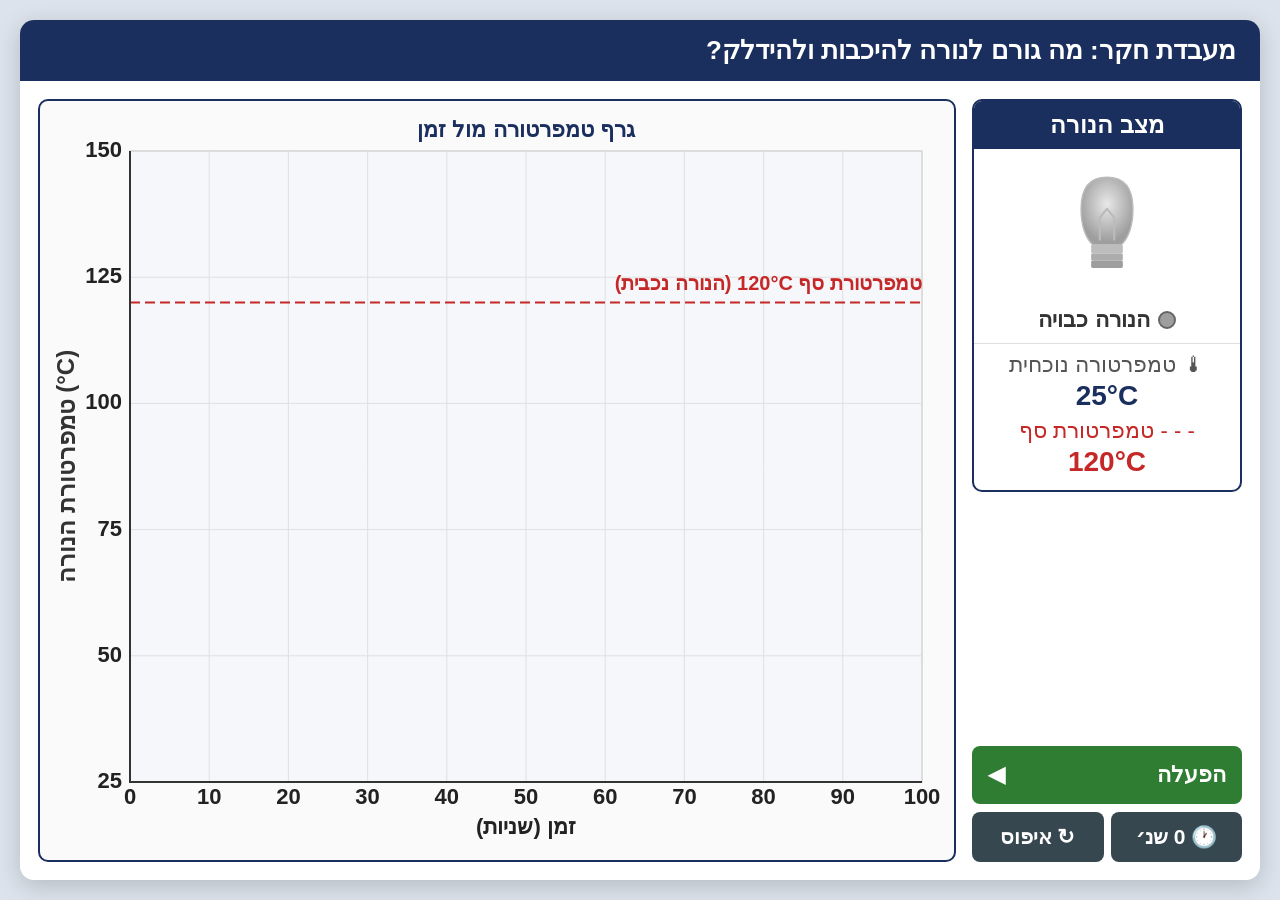
<file: assets/app/LIGHT_BOLB.html>
<!DOCTYPE html>
<html lang="he" dir="rtl">
<head>
<meta charset="UTF-8">
<title>מעבדת חקר: מה גורם לנורה להיכבות ולהידלק?</title>
<style>
*{box-sizing:border-box;margin:0;padding:0;}
html,body{height:100%;}
body{font-family:Arial,sans-serif;background:#dce3ec;display:flex;justify-content:center;align-items:center;padding:20px;}
.container{background:white;border-radius:14px;overflow:hidden;width:100%;height:100%;box-shadow:0 6px 24px rgba(0,0,0,0.18);display:flex;flex-direction:column;}
.main-content{flex:1;min-height:0;}
.title-bar{background:#1a2f5e;color:white;padding:15px 24px;direction:rtl;}
.title-bar h1{font-size:26px;font-weight:bold;}
.main-content{display:flex;padding:18px;gap:16px;direction:rtl;align-items:stretch;}
.right-panel{width:270px;display:flex;flex-direction:column;gap:10px;direction:rtl;flex-shrink:0;}
.graph-section{flex:1;border:2px solid #1a2f5e;border-radius:10px;padding:12px;background:#fafafa;display:flex;flex-direction:column;}
canvas{display:block;}
.bulb-card{border:2px solid #1a2f5e;border-radius:10px;overflow:hidden;flex-shrink:0;}
.card-header{background:#1a2f5e;color:white;text-align:center;padding:10px;font-weight:bold;font-size:24px;}
.bulb-wrap{display:flex;justify-content:center;padding:8px 0 2px;}
.status-row{display:flex;align-items:center;justify-content:center;gap:8px;padding:4px 12px 10px;font-size:22px;font-weight:bold;color:#333;}
.status-dot{width:18px;height:18px;border-radius:50%;background:#9e9e9e;flex-shrink:0;border:2px solid #666;}
.status-dot.on{background:#2e7d32;border-color:#1b5e20;}
.temp-panel{padding:8px 14px 12px;border-top:1px solid #e0e0e0;text-align:center;}
.temp-label{font-size:22px;color:#555;margin-bottom:2px;}
.temp-val{font-weight:bold;font-size:28px;color:#1a2f5e;display:block;}
.thresh-label{font-size:22px;color:#c62828;margin:6px 0 2px;}
.thresh-val{font-weight:bold;font-size:28px;color:#c62828;display:block;}
.buttons{display:flex;flex-direction:column;gap:8px;flex:1;justify-content:flex-end;}
.btn{border:none;border-radius:8px;font-size:22px;font-weight:bold;cursor:pointer;direction:rtl;transition:filter 0.15s;display:flex;align-items:center;justify-content:space-between;padding:16px 16px;}
.btn:hover{filter:brightness(0.9);}
.btn:focus{outline:3px solid #f9a825;outline-offset:2px;}
.btn-play{background:#2e7d32;color:white;width:100%;}
.btn-row{display:flex;gap:7px;}
.btn-small{flex:1;background:#37474f;color:white;font-size:21px;padding:13px 8px;border:none;border-radius:8px;font-weight:bold;cursor:pointer;display:flex;align-items:center;justify-content:center;gap:5px;}
.btn-small:hover{filter:brightness(0.9);}
.btn-small:focus{outline:3px solid #f9a825;outline-offset:2px;}
</style>
</head>
<body>
<div class="container">
  <div class="title-bar">
    <h1>מעבדת חקר: מה גורם לנורה להיכבות ולהידלק?</h1>
  </div>
  <div class="main-content">
    <div class="right-panel">
      <div class="bulb-card">
        <div class="card-header">מצב הנורה</div>
        <div class="bulb-wrap">
          <svg id="bulb-svg" width="120" height="144" viewBox="0 0 80 100">
            <defs>
              <radialGradient id="glowGrad" cx="50%" cy="40%" r="55%">
                <stop offset="0%" stop-color="#fffde7"/>
                <stop offset="50%" stop-color="#ffee58"/>
                <stop offset="100%" stop-color="#f9a825"/>
              </radialGradient>
              <radialGradient id="dimGrad" cx="50%" cy="40%" r="55%">
                <stop offset="0%" stop-color="#e8e8e8"/>
                <stop offset="100%" stop-color="#9e9e9e"/>
              </radialGradient>
              <filter id="gf" x="-60%" y="-60%" width="220%" height="220%">
                <feGaussianBlur stdDeviation="5" result="b"/>
                <feMerge><feMergeNode in="b"/><feMergeNode in="SourceGraphic"/></feMerge>
              </filter>
            </defs>
            <ellipse id="halo" cx="40" cy="36" rx="32" ry="32" fill="#ffee58" opacity="0" filter="url(#gf)"/>
            <path id="bulb-glass" d="M22,36 Q22,14 40,14 Q58,14 58,36 Q58,53 50,61 L30,61 Q22,53 22,36" fill="url(#dimGrad)" stroke="#bbb" stroke-width="1"/>
            <rect x="29" y="61" width="22" height="6" fill="#bdbdbd" rx="1"/>
            <rect x="29" y="67" width="22" height="5" fill="#adadad" rx="1"/>
            <rect x="29" y="72" width="22" height="5" fill="#9e9e9e" rx="1"/>
            <polyline id="filament" points="35,58 35,42 40,36 45,42 45,58" fill="none" stroke="#bbb" stroke-width="1.5" stroke-linejoin="round"/>
          </svg>
        </div>
        <div class="status-row">
          <span class="status-dot" id="status-dot"></span>
          <span id="state-label">הנורה כבויה</span>
        </div>
        <div class="temp-panel">
          <div class="temp-label">&#127777; טמפרטורה נוכחית</div>
          <span class="temp-val" id="cur-temp">25&deg;C</span>
          <div class="thresh-label">- - - טמפרטורת סף</div>
          <span class="thresh-val">120&deg;C</span>
        </div>
      </div>
      <div class="buttons">
        <button class="btn btn-play" id="play-btn" onclick="togglePlay()" aria-label="הפעלת הסימולציה">
          <span id="play-text">הפעלה</span><span id="play-icon">&#9664;</span>
        </button>
        <div class="btn-row">
          <button class="btn-small" id="time-btn" aria-live="polite" aria-label="זמן נוכחי">
            <span>&#128336;</span><span id="time-display">0 שנ׳</span>
          </button>
          <button class="btn-small" onclick="resetSim()" aria-label="איפוס">
            <span>&#8635;</span><span>איפוס</span>
          </button>
        </div>
      </div>
    </div>

    <div class="graph-section">
      <canvas id="graph"></canvas>
    </div>
  </div>
</div>
<script>
const canvas = document.getElementById("graph");
const ctx = canvas.getContext("2d");
const DPR = window.devicePixelRatio || 1;
let LW = 560, LH = 370;
const M = {top:38, right:20, bottom:70, left:78};
let GW = LW - M.left - M.right;
let GH = LH - M.top  - M.bottom;
const MAX_T=100, MIN_TEMP=25, MAX_TEMP=150, THRESH=120;
const GRAPH_COLOR = "#1565c0";

function fitCanvas() {
  const section = document.querySelector(".graph-section");
  const panel   = document.querySelector(".right-panel");
  LW = section.clientWidth - 24;
  LH = panel.offsetHeight - 24;
  canvas.width  = LW * DPR;
  canvas.height = LH * DPR;
  canvas.style.width  = LW + "px";
  canvas.style.height = LH + "px";
  ctx.scale(DPR, DPR);
  GW = LW - M.left - M.right;
  GH = LH - M.top  - M.bottom;
}

function getTemp(t){ if(t<=0)return 25; if(t<=30)return 25+(95/30)*t; if(t<=70)return 120-(95/40)*(t-30); return 25+(95/30)*(t-70); }
function isBulbOn(t,started){ return started && (t<30||t>=70) && getTemp(t) < THRESH; }
function tx(t)   { return M.left+(t/MAX_T)*GW; }
function ty(temp){ return M.top+GH-((temp-MIN_TEMP)/(MAX_TEMP-MIN_TEMP))*GH; }

function drawGraph(upTo, started){
  ctx.clearRect(0,0,LW,LH);
  ctx.fillStyle="#f5f7fa"; ctx.fillRect(M.left,M.top,GW,GH);
  ctx.strokeStyle="#bbb"; ctx.lineWidth=1; ctx.strokeRect(M.left,M.top,GW,GH);
  ctx.strokeStyle="#e0e0e0"; ctx.lineWidth=1;
  for(let t=0;t<=MAX_T;t+=10){ctx.beginPath();ctx.moveTo(tx(t),M.top);ctx.lineTo(tx(t),M.top+GH);ctx.stroke();}
  for(let temp=MIN_TEMP;temp<=MAX_TEMP;temp+=25){ctx.beginPath();ctx.moveTo(M.left,ty(temp));ctx.lineTo(M.left+GW,ty(temp));ctx.stroke();}
  ctx.strokeStyle="#c62828"; ctx.lineWidth=2; ctx.setLineDash([10,5]);
  ctx.beginPath(); ctx.moveTo(M.left,ty(THRESH)); ctx.lineTo(M.left+GW,ty(THRESH)); ctx.stroke();
  ctx.setLineDash([]);
  ctx.fillStyle="#c62828"; ctx.font="bold 20px Arial"; ctx.direction="rtl"; ctx.textAlign="right";
  ctx.fillText("טמפרטורת סף 120°C (הנורה נכבית)", M.left+GW, ty(THRESH)-12);
  ctx.direction="ltr";
  if(upTo>0 && started){
    ctx.lineWidth=3; ctx.strokeStyle=GRAPH_COLOR;
    ctx.beginPath(); ctx.moveTo(tx(0),ty(25));
    for(let t=0.3;t<=upTo+0.01;t+=0.3){
      const tt=Math.min(t,upTo);
      ctx.lineTo(tx(tt),ty(getTemp(tt)));
    }
    ctx.stroke();
    if(upTo<MAX_T){
      const dx=tx(upTo),dy=ty(getTemp(upTo));
      ctx.fillStyle=GRAPH_COLOR; ctx.beginPath(); ctx.arc(dx,dy,6,0,Math.PI*2); ctx.fill();
      ctx.strokeStyle="white"; ctx.lineWidth=2; ctx.stroke();
    }
  }
  ctx.strokeStyle="#333"; ctx.lineWidth=2;
  ctx.beginPath(); ctx.moveTo(M.left,M.top); ctx.lineTo(M.left,M.top+GH); ctx.lineTo(M.left+GW,M.top+GH); ctx.stroke();
  ctx.fillStyle="#222"; ctx.font="bold 22px Arial"; ctx.textAlign="right";
  for(let temp=MIN_TEMP;temp<=MAX_TEMP;temp+=25) ctx.fillText(temp,M.left-8,ty(temp)+6);
  ctx.save(); ctx.translate(22,M.top+GH/2); ctx.rotate(-Math.PI/2);
  ctx.textAlign="center"; ctx.fillStyle="#333";
  const yLabel="טמפרטורת הנורה ‎(°C)";
  let yFs=24; ctx.font=`bold ${yFs}px Arial`;
  while(ctx.measureText(yLabel).width>GH-20&&yFs>11){yFs--;ctx.font=`bold ${yFs}px Arial`;}
  ctx.fillText(yLabel,0,0); ctx.restore();
  ctx.textAlign="center"; ctx.font="bold 22px Arial"; ctx.fillStyle="#222";
  for(let t=0;t<=MAX_T;t+=10) ctx.fillText(t,tx(t),M.top+GH+22);
  ctx.fillText("זמן (שניות)",M.left+GW/2,M.top+GH+52);
  ctx.font="bold 22px Arial"; ctx.fillStyle="#1a2f5e"; ctx.textAlign="center";
  ctx.fillText("גרף טמפרטורה מול זמן",M.left+GW/2,M.top-14);
}

function updateUI(t,started){
  const temp=getTemp(t), on=isBulbOn(t,started);
  document.getElementById("cur-temp").textContent=Math.round(temp)+"°C";
  document.getElementById("time-display").textContent=Math.round(t)+" שנ׳";
  const dot=document.getElementById("status-dot");
  const label=document.getElementById("state-label");
  const glass=document.getElementById("bulb-glass");
  const halo=document.getElementById("halo");
  const fil=document.getElementById("filament");
  if(on){
    dot.className="status-dot on"; label.textContent="הנורה דולקת";
    glass.setAttribute("fill","url(#glowGrad)"); glass.setAttribute("stroke","#f9a825");
    halo.setAttribute("opacity","0.3"); fil.setAttribute("stroke","#f9a825");
  } else {
    dot.className="status-dot"; label.textContent="הנורה כבויה";
    glass.setAttribute("fill","url(#dimGrad)"); glass.setAttribute("stroke","#bbb");
    halo.setAttribute("opacity","0"); fil.setAttribute("stroke","#bbb");
  }
}

let curTime=0,animating=false,animId=null,lastTS=null,started=false;
const SIM_SPEED=7;

function animate(ts){
  if(!lastTS)lastTS=ts;
  curTime+=((ts-lastTS)/1000)*SIM_SPEED; lastTS=ts;
  if(curTime>=MAX_T){
    curTime=MAX_T; animating=false;
    document.getElementById("play-text").textContent="הפעלה מחדש";
    document.getElementById("play-icon").innerHTML="&#9664;";
  }
  drawGraph(curTime,started); updateUI(curTime,started);
  if(animating) animId=requestAnimationFrame(animate);
}

function togglePlay(){
  if(curTime>=MAX_T) resetSim();
  if(!started) started=true;
  animating=!animating;
  const txt=document.getElementById("play-text");
  const ico=document.getElementById("play-icon");
  if(animating){
    txt.textContent="השהייה"; ico.textContent="⏸";
    lastTS=null; animId=requestAnimationFrame(animate);
  } else {
    txt.textContent="המשך"; ico.innerHTML="&#9664;";
    cancelAnimationFrame(animId);
  }
}

function resetSim(){
  animating=false; started=false; cancelAnimationFrame(animId);
  curTime=0; lastTS=null;
  document.getElementById("play-text").textContent="הפעלה";
  document.getElementById("play-icon").innerHTML="&#9664;";
  drawGraph(0,false); updateUI(0,false);
}

function refit(){
  fitCanvas();
  drawGraph(animating||started?curTime:0, started);
  updateUI(animating||started?curTime:0, started);
}
window.addEventListener("load", refit);
// A `load`-time measurement can land before the embedding page (e.g. an
// iframe whose own size is still settling) has finished layout, leaving the
// canvas at its default 300x150 — re-measure a moment later and again on
// any later resize (of the window OR, via ResizeObserver, of this container
// itself — the iframe's own size can change without a window resize event).
setTimeout(refit, 300);
window.addEventListener("resize", refit);
if (window.ResizeObserver) {
  new ResizeObserver(refit).observe(document.querySelector(".container"));
}
</script>
</body>
</html>
</file>
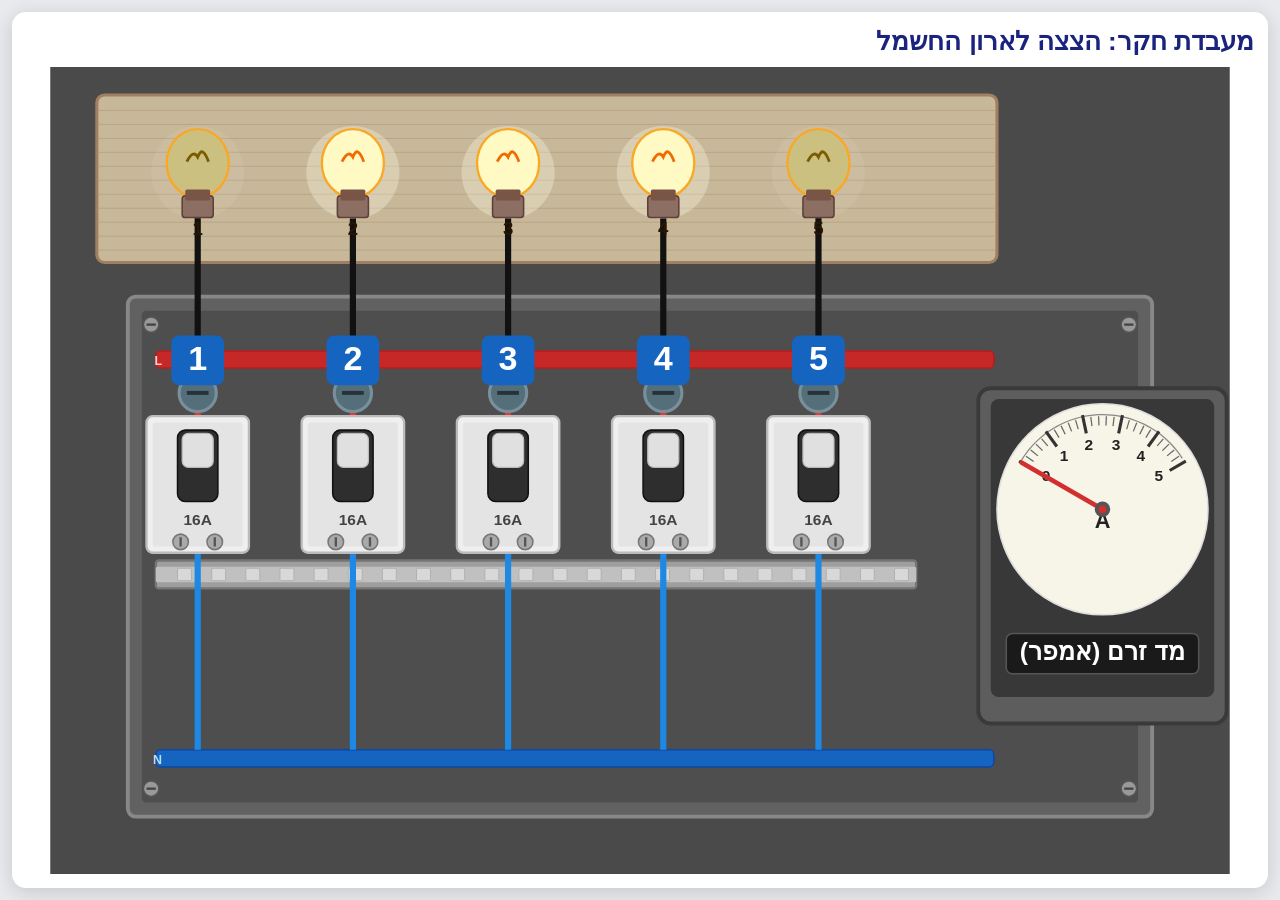
<file: assets/app/LOOSE_CONNECTION.html>
<!DOCTYPE html>
<html lang="he" dir="rtl">
<head>
<meta charset="UTF-8">
<meta name="viewport" content="width=device-width, initial-scale=1.0">
<title>מעבדת חקר: הצצה לארון החשמל</title>
<style>
* { box-sizing: border-box; margin: 0; padding: 0; }
html, body { height: 100%; }
body { background: #e8eaed; display: flex; justify-content: center; padding: 12px; font-family: Arial, sans-serif; height: 100vh; overflow: hidden; }
.wrapper { background: #fff; border-radius: 14px; padding: 14px; width: 100%; max-width: 100%; height: 100%; box-shadow: 0 4px 20px rgba(0,0,0,0.15); display: flex; flex-direction: column; min-height: 0; }
.hd { margin-bottom: 10px; direction: rtl; flex: 0 0 auto; }
.hd h2 { font-size: 26px; font-weight: bold; color: #1a237e; }
svg { display: block; width: 100%; flex: 1 1 auto; min-height: 0; }
</style>
</head>
<body>
<div class="wrapper">
  <div class="hd">
    <h2>מעבדת חקר: הצצה לארון החשמל</h2>
  </div>
  <svg id="svg" viewBox="0 0 760 520" xmlns="http://www.w3.org/2000/svg"></svg>
</div>

<script>
const NS = 'http://www.w3.org/2000/svg';
const svg = document.getElementById('svg');

const BULBS = [
  {id:1, x:95,  loose:true },
  {id:2, x:195, loose:false},
  {id:3, x:295, loose:true },
  {id:4, x:395, loose:false},
  {id:5, x:495, loose:true },
];

const PANEL_L=50, PANEL_T=148, PANEL_W=660, PANEL_H=335;
const RED_Y=183, BLUE_Y=440, DIN_Y=318, TERM_Y=210;
const BRK_T=225, BRK_H=88, BRK_W=66;
const AMM_CX=678, AMM_CY=285, AMM_R=68;

let needleVal=0, needleTarget=0, isLoose=false;
let ltimer=0, lNext=15, activeId=null;

// Flicker — 1,3,5. Bulb 3 uses much longer intervals.
const fSt={1:1,3:1,5:1}, fTm={1:0,3:0,5:0}, fNx={1:55,3:200,5:44};

function el(tag, a, txt) {
  const n = document.createElementNS(NS, tag);
  for (const [k,v] of Object.entries(a)) n.setAttribute(k, v);
  if (txt !== undefined) n.textContent = txt;
  return n;
}

function build() {
  svg.innerHTML = '';

  // Wall
  svg.appendChild(el('rect',{x:0,y:0,width:760,height:520,fill:'#4a4a4a'}));

  // Ceiling board
  svg.appendChild(el('rect',{x:30,y:18,width:580,height:108,rx:5,fill:'#c8b89a',stroke:'#a08060','stroke-width':2}));
  for (let y=28; y<120; y+=9)
    svg.appendChild(el('line',{x1:30,y1:y,x2:610,y2:y,stroke:'#b09070','stroke-width':0.6,opacity:0.5}));

  // Panel box
  svg.appendChild(el('rect',{x:PANEL_L,y:PANEL_T,width:PANEL_W,height:PANEL_H,rx:5,fill:'#616161',stroke:'#888','stroke-width':2.5}));
  svg.appendChild(el('rect',{x:PANEL_L+9,y:PANEL_T+9,width:PANEL_W-18,height:PANEL_H-18,rx:3,fill:'#4e4e4e'}));
  [[PANEL_L+15,PANEL_T+18],[PANEL_L+PANEL_W-15,PANEL_T+18],
   [PANEL_L+15,PANEL_T+PANEL_H-18],[PANEL_L+PANEL_W-15,PANEL_T+PANEL_H-18]
  ].forEach(([sx,sy]) => {
    svg.appendChild(el('circle',{cx:sx,cy:sy,r:5,fill:'#999',stroke:'#555','stroke-width':1}));
    svg.appendChild(el('line',{x1:sx-3,y1:sy,x2:sx+3,y2:sy,stroke:'#444','stroke-width':1.5}));
  });

  // Red bus bar (L)
  svg.appendChild(el('rect',{x:68,y:RED_Y,width:540,height:11,rx:3,fill:'#c62828',stroke:'#b71c1c','stroke-width':1}));
  svg.appendChild(el('text',{x:72,y:RED_Y+9,fill:'#ffcdd2','font-size':8,'font-weight':'bold'},'L'));

  // Blue bus bar (N)
  svg.appendChild(el('rect',{x:68,y:BLUE_Y,width:540,height:11,rx:3,fill:'#1565c0',stroke:'#0d47a1','stroke-width':1}));
  svg.appendChild(el('text',{x:72,y:BLUE_Y+9,fill:'#bbdefb','font-size':8,'font-weight':'bold'},'N'));

  // DIN rail
  svg.appendChild(el('rect',{x:68,y:DIN_Y,width:490,height:18,rx:2,fill:'#9e9e9e',stroke:'#757575','stroke-width':1.5}));
  svg.appendChild(el('rect',{x:68,y:DIN_Y+4,width:490,height:10,rx:1,fill:'#c0c0c0'}));
  for (let sx=82; sx<555; sx+=22)
    svg.appendChild(el('rect',{x:sx,y:DIN_Y+5,width:9,height:8,rx:1,fill:'#d8d8d8',stroke:'#aaa','stroke-width':0.5}));

  buildAmmeter();
  BULBS.forEach(b => buildUnit(b));
}

function buildUnit(b) {
  const cx = b.cx = b.x;

  // Black wire: bulb base → terminal (drawn behind badge/terminal)
  svg.appendChild(el('line',{x1:cx,y1:97,x2:cx,y2:TERM_Y+12,stroke:'#111','stroke-width':4}));
  // Red wire: red bus → breaker top
  svg.appendChild(el('line',{x1:cx,y1:RED_Y+11,x2:cx,y2:BRK_T,stroke:'#e53935','stroke-width':4}));
  // Blue wire: breaker bottom → blue bus
  svg.appendChild(el('line',{x1:cx,y1:BRK_T+BRK_H,x2:cx,y2:BLUE_Y,stroke:'#1e88e5','stroke-width':4}));

  // Breaker body
  const bx = cx - BRK_W/2;
  svg.appendChild(el('rect',{x:bx,y:BRK_T,width:BRK_W,height:BRK_H,rx:4,fill:'#efefef',stroke:'#bbb','stroke-width':1.5}));
  svg.appendChild(el('rect',{x:bx+4,y:BRK_T+4,width:BRK_W-8,height:BRK_H-8,rx:2,fill:'#e4e4e4'}));
  svg.appendChild(el('rect',{x:cx-13,y:BRK_T+9,width:26,height:46,rx:5,fill:'#2e2e2e',stroke:'#111','stroke-width':1}));
  svg.appendChild(el('rect',{x:cx-10,y:BRK_T+11,width:20,height:22,rx:4,fill:'#e0e0e0',stroke:'#bbb','stroke-width':0.8}));
  svg.appendChild(el('text',{x:cx,y:BRK_T+70,'text-anchor':'middle',fill:'#444','font-size':10,'font-weight':'bold'},'16A'));
  [-11,11].forEach(dx => {
    svg.appendChild(el('circle',{cx:cx+dx,cy:BRK_T+BRK_H-7,r:5,fill:'#aaa',stroke:'#777','stroke-width':1}));
    svg.appendChild(el('line',{x1:cx+dx,y1:BRK_T+BRK_H-10,x2:cx+dx,y2:BRK_T+BRK_H-4,stroke:'#555','stroke-width':1.5}));
  });

  // Clickable group
  const cg = document.createElementNS(NS,'g');
  cg.style.cursor = 'pointer';
  cg.setAttribute('tabindex','0');
  cg.setAttribute('role','button');
  cg.setAttribute('aria-label','בדוק חיבור '+b.id);
  cg.addEventListener('click', () => clickTerm(b.id, b.loose));
  cg.addEventListener('keydown', ev => { if(ev.key==='Enter'||ev.key===' ') clickTerm(b.id,b.loose); });

  const tc = el('circle',{cx:cx,cy:TERM_Y,r:12,fill:'#546e7a',stroke:'#78909c','stroke-width':2});
  tc.id = 'tc'+b.id; cg.appendChild(tc);
  cg.appendChild(el('line',{x1:cx-7,y1:TERM_Y,x2:cx+7,y2:TERM_Y,stroke:'#263238','stroke-width':2.5}));

  const nb = el('rect',{x:cx-17,y:PANEL_T+25,width:34,height:32,rx:5,fill:'#1565c0'});
  nb.id = 'nb'+b.id; cg.appendChild(nb);
  const nt = el('text',{x:cx,y:PANEL_T+47,'text-anchor':'middle',fill:'#fff','font-size':22,'font-weight':'bold'});
  nt.textContent = String(b.id); cg.appendChild(nt);
  svg.appendChild(cg);

  // Bulb (same appearance for all flickering — 1,3,5 all start bright)
  const glow = el('circle',{cx:cx,cy:68,r:30,fill:'#fffde7',opacity:'0.3'});
  glow.id = 'bg'+b.id; svg.appendChild(glow);

  const glass = el('ellipse',{cx:cx,cy:62,rx:20,ry:22,fill:'#fff9c4',stroke:'#f9a825','stroke-width':1.5});
  glass.id = 'gl'+b.id; svg.appendChild(glass);

  svg.appendChild(el('rect',{x:cx-10,y:83,width:20,height:14,rx:2,fill:'#8d6e63',stroke:'#5d4037','stroke-width':1}));
  svg.appendChild(el('rect',{x:cx-8,y:79,width:16,height:7,rx:1,fill:'#795548'}));

  const fil = el('path',{d:`M${cx-7},61 Q${cx-3},53 ${cx},58 Q${cx+3},50 ${cx+7},61`,fill:'none',stroke:'#ef6c00','stroke-width':1.8});
  fil.id = 'fi'+b.id; svg.appendChild(fil);

  svg.appendChild(el('text',{x:cx,y:108,'text-anchor':'middle',fill:'#2a1500','font-size':12,'font-weight':'bold'},String(b.id)));
}

function buildAmmeter() {
  const cx=AMM_CX, cy=AMM_CY, r=AMM_R;

  svg.appendChild(el('rect',{x:cx-r-12,y:cy-r-10,width:(r+12)*2,height:2*r+20+60,rx:8,fill:'#5d5d5d',stroke:'#3a3a3a','stroke-width':2.5}));
  svg.appendChild(el('rect',{x:cx-r-4,y:cy-r-3,width:(r+4)*2,height:2*r+6+50,rx:5,fill:'#383838'}));
  svg.appendChild(el('circle',{cx,cy,r,fill:'#f7f4e8',stroke:'#ddd','stroke-width':1}));

  // Scale arc
  const arcPath = (()=>{
    const sa=210*Math.PI/180, ea=330*Math.PI/180, ar=r-7;
    const pts=[];
    for (let a=sa; a<=ea; a+=0.05) pts.push(`${cx+ar*Math.cos(a)},${cy+ar*Math.sin(a)}`);
    return 'M'+pts.join(' L');
  })();
  svg.appendChild(el('path',{d:arcPath,fill:'none',stroke:'#888','stroke-width':0.8}));

  for (let i=0; i<=5; i++) {
    const ang=(210+i*24)*Math.PI/180;
    svg.appendChild(el('line',{x1:cx+(r-6)*Math.cos(ang),y1:cy+(r-6)*Math.sin(ang),x2:cx+(r-18)*Math.cos(ang),y2:cy+(r-18)*Math.sin(ang),stroke:'#333','stroke-width':2}));
    svg.appendChild(el('text',{x:cx+(r-26)*Math.cos(ang),y:cy+(r-26)*Math.sin(ang)+3,'text-anchor':'middle',fill:'#222','font-size':10,'font-weight':'bold'},String(i)));
    if (i<5) for (let j=1; j<=4; j++) {
      const ma=(210+(i+j/5)*24)*Math.PI/180;
      svg.appendChild(el('line',{x1:cx+(r-8)*Math.cos(ma),y1:cy+(r-8)*Math.sin(ma),x2:cx+(r-14)*Math.cos(ma),y2:cy+(r-14)*Math.sin(ma),stroke:'#666','stroke-width':0.8}));
    }
  }

  svg.appendChild(el('text',{x:cx,y:cy+12,'text-anchor':'middle',fill:'#222','font-size':14,'font-weight':'bold'},'A'));

  const ang0=210*Math.PI/180;
  const ndl=el('line',{x1:cx,y1:cy,x2:cx+(r-8)*Math.cos(ang0),y2:cy+(r-8)*Math.sin(ang0),stroke:'#d32f2f','stroke-width':3,'stroke-linecap':'round'});
  ndl.id='needle'; svg.appendChild(ndl);
  svg.appendChild(el('circle',{cx,cy,r:5,fill:'#555'}));
  svg.appendChild(el('circle',{cx,cy,r:2.5,fill:'#d32f2f'}));

  // Label plate
  svg.appendChild(el('rect',{x:cx-62,y:cy+r+12,width:124,height:26,rx:4,fill:'#1a1a1a',stroke:'#555','stroke-width':1}));
  svg.appendChild(el('text',{x:cx,y:cy+r+29,'text-anchor':'middle',fill:'#ffffff','font-size':16,'font-weight':'bold'},'מד זרם (אמפר)'));
}

function updateNeedle(val) {
  val = Math.max(0, Math.min(5, val));
  const ang=(210+val*24)*Math.PI/180;
  const n=document.getElementById('needle');
  if (n) {
    n.setAttribute('x2', AMM_CX+(AMM_R-8)*Math.cos(ang));
    n.setAttribute('y2', AMM_CY+(AMM_R-8)*Math.sin(ang));
  }
}

function resetHighlights() {
  BULBS.forEach(b => {
    const tc=document.getElementById('tc'+b.id);
    const nb=document.getElementById('nb'+b.id);
    if(tc) tc.setAttribute('fill','#546e7a');
    if(nb) nb.setAttribute('fill','#1565c0');
  });
}

function clickTerm(id, loose) {
  if (activeId === id) {
    // Deselect: return to blue, needle drifts to 0
    activeId = null;
    isLoose = false;
    needleTarget = 0;
    resetHighlights();
    return;
  }
  activeId=id; isLoose=loose; ltimer=0;
  needleTarget = loose ? Math.random()*3.5 : 2.0;
  if (loose) lNext = 10+Math.random()*15;
  BULBS.forEach(b => {
    const tc=document.getElementById('tc'+b.id);
    const nb=document.getElementById('nb'+b.id);
    if(tc) tc.setAttribute('fill', b.id===id ? '#e65100' : '#546e7a');
    if(nb) nb.setAttribute('fill', b.id===id ? '#e65100' : '#1565c0');
  });
}

function loop() {
  try {
    // Ammeter needle
    if (activeId !== null) {
      if (isLoose) {
        ltimer++;
        if (ltimer >= lNext) {
          needleTarget = Math.random()*4.2;
          lNext = 8+Math.random()*18;
          ltimer = 0;
        }
        needleVal += (needleTarget - needleVal) * 0.22;
      } else {
        needleVal += (needleTarget + (Math.random()-0.5)*0.07 - needleVal) * 0.12;
      }
    } else {
      // No active terminal — needle drifts smoothly back to 0
      needleVal += (0 - needleVal) * 0.06;
    }
    updateNeedle(needleVal);

    // Flicker — bulbs 1, 3, 5
    // Bulb 3 uses much longer intervals (slow flicker)
    [1,3,5].forEach(id => {
      fTm[id]++;
      if (fTm[id] >= fNx[id]) {
        fTm[id] = 0;
        fNx[id] = id===3
          ? 180+Math.floor(Math.random()*200)  // bulb 3: ~3–6 s between flickers
          : 45+Math.floor(Math.random()*65);   // bulbs 1,5: ~0.75–1.8 s
        fSt[id] = fSt[id]>0.6 ? 0.25 : 1.0;
      }
      const br=fSt[id];
      const gl=document.getElementById('gl'+id);
      const bg=document.getElementById('bg'+id);
      const fi=document.getElementById('fi'+id);
      if(gl) gl.setAttribute('fill', br>0.5 ? '#fff9c4' : '#ccc080');
      if(bg) bg.setAttribute('opacity', (br*0.3).toFixed(2));
      if(fi) fi.setAttribute('stroke', br>0.5 ? '#ef6c00' : '#7a5c00');
    });

  } catch(e) { console.warn('loop err:', e); }

  requestAnimationFrame(loop);
}

build();
loop();
</script>
</body>
</html>
</file>
